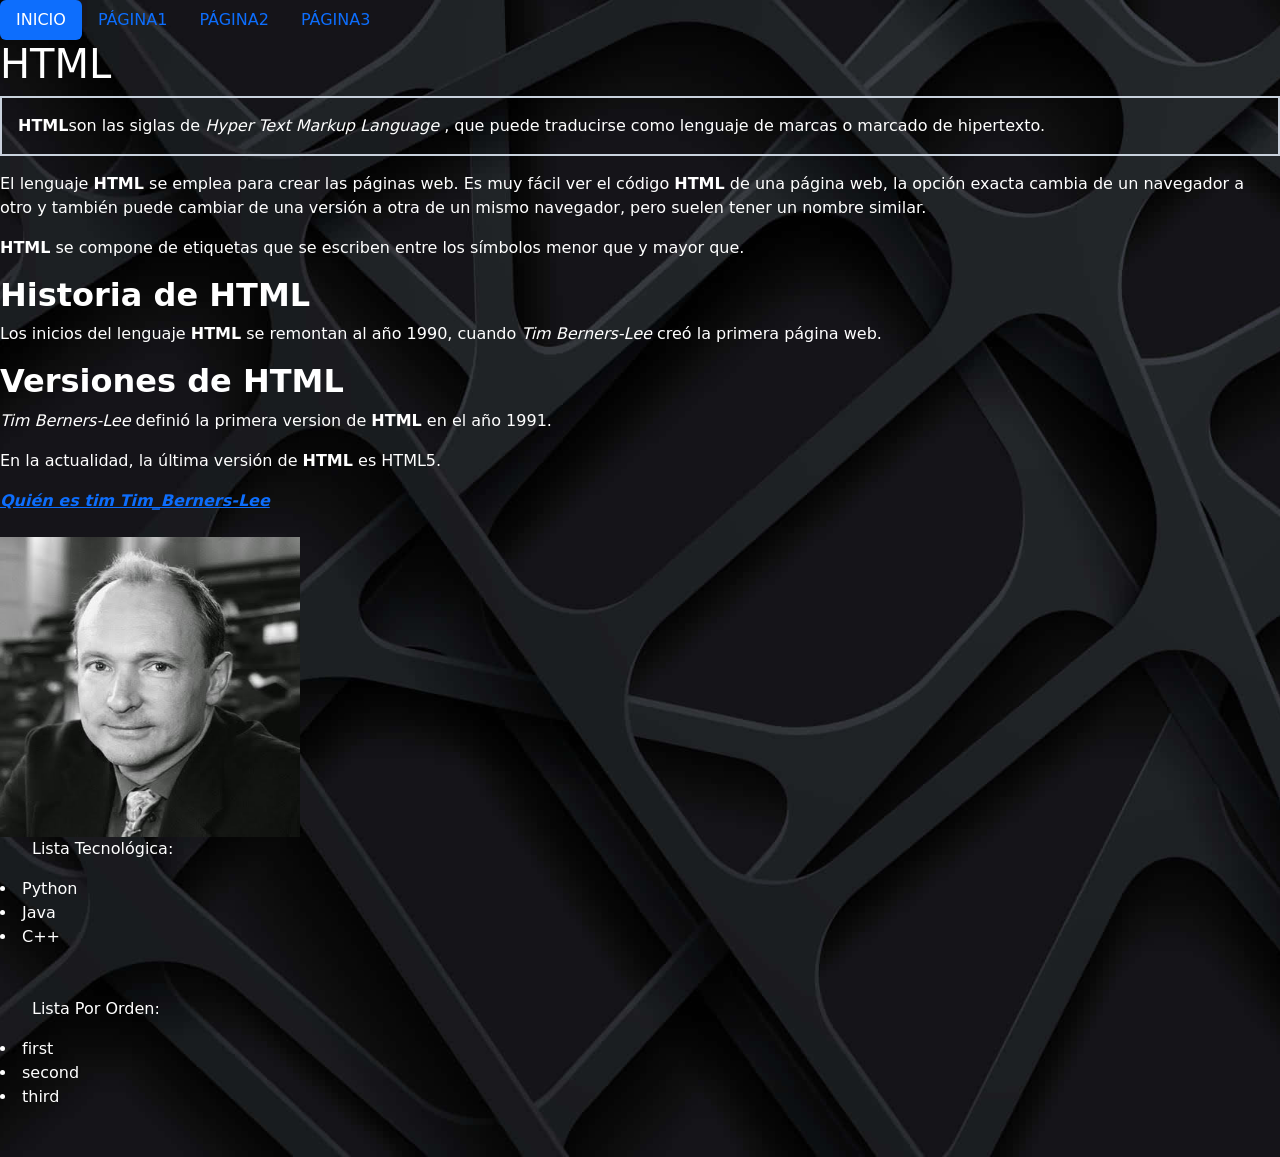
<file: index.html>
<!DOCTYPE html>
<html lang="es">
    <head>
       <title>Si entras aqui me perteneces</title>
       <link href="https://cdn.jsdelivr.net/npm/bootstrap@5.3.8/dist/css/bootstrap.min.css" rel="stylesheet" integrity="sha384-sRIl4kxILFvY47J16cr9ZwB07vP4J8+LH7qKQnuqkuIAvNWLzeN8tE5YBujZqJLB" crossorigin="anonymous">
       <link rel="icon" type="image/png" href="img/insta.png">
       <meta charset="utf-8">
       <meta name="viewport" content="width=device-width, initial-scale=1">
       <link rel="stylesheet" href="./css/estilos.css">
    </head>
    <body class="fto">
        <ul class="nav nav-pills">
            <li class="nav-item">
              <a class="nav-link active" aria-current="page" href="./index.html">INICIO</a>
            </li>
            <li class="nav-item">
              <a class="nav-link" href="./pagina1.html">PÁGINA1</a>
            </li>
            <li class="nav-item">
              <a class="nav-link" href="./pagina2.html">PÁGINA2</a>
            </li>
            <li class="nav-item">
              <a class="nav-link" href="./pagina3.html">PÁGINA3</a>
            </li>
            
    
          </ul>



        <h1>HTML</h1>
    
        <p class="tarjeta">
            <strong>HTML</strong>son las siglas de <em>Hyper Text Markup Language</em> , que puede traducirse como lenguaje de marcas o marcado de hipertexto.
        </p>

        <p>
            El lenguaje <strong>HTML</strong> se emplea para crear las páginas web. Es muy fácil ver el código <strong>HTML</strong> de una página web, la opción exacta cambia de un navegador a otro y también puede cambiar de una versión a otra de un mismo navegador, pero suelen tener un nombre similar.
        </p>

        <p>
            <strong>HTML</strong> se compone de etiquetas que se escriben entre los símbolos menor que y mayor que.
        </p>

        <h2>
            <strong>Historia de HTML</strong>
        </h2>

        <p>
            Los inicios del lenguaje <strong>HTML</strong> se remontan al año 1990, cuando <em>Tim Berners-Lee</em> creó la primera página web.
        </p>

        <h2>
            <strong>Versiones de HTML</strong>
        </h2>

        <p>
            <em>Tim Berners-Lee</em> definió la primera version de <strong>HTML</strong> en el año 1991.
        </p>

        <p>
            En la actualidad, la última versión de <strong>HTML</strong> es HTML5.
        </p>

        <a href="https://es.wikipedia.org/wiki/Tim_Berners-Lee"><em><strong>Quién es tim Tim_Berners-Lee</strong></em></a>
      
        <br></br>
    
        <img src="./img/tim.jpg" width="300" height="300">

        <ul>Lista Tecnológica:</ul>
            <li>Python</li>
            <li>Java</li>
            <li>C++</li>

        <br></br>

        <ol>Lista Por Orden:</ol>
            <li>first</li>
            <li>second</li>
            <li>third</li>

        <br></br>
        


        <script src="https://cdn.jsdelivr.net/npm/bootstrap@5.3.8/dist/js/bootstrap.bundle.min.js" integrity="sha384-FKyoEForCGlyvwx9Hj09JcYn3nv7wiPVlz7YYwJrWVcXK/BmnVDxM+D2scQbITxI" crossorigin="anonymous"></script>
    </body>
</html>
</file>
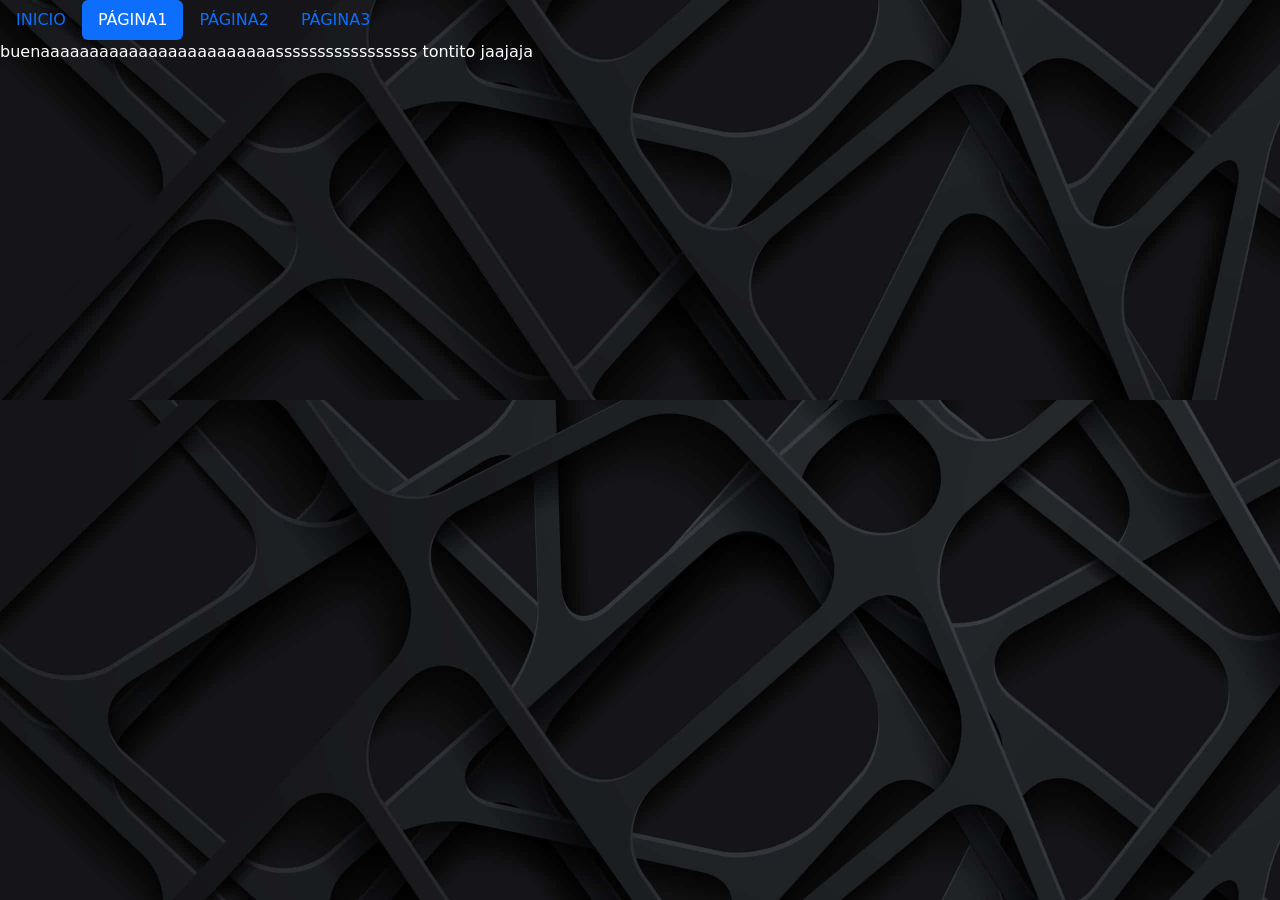
<file: pagina1.html>
<!DOCTYPE html>
<html lang="es">
    <head>
        <title>Si entras aqui me perteneces</title>
        <link href="https://cdn.jsdelivr.net/npm/bootstrap@5.3.8/dist/css/bootstrap.min.css" rel="stylesheet" integrity="sha384-sRIl4kxILFvY47J16cr9ZwB07vP4J8+LH7qKQnuqkuIAvNWLzeN8tE5YBujZqJLB" crossorigin="anonymous">
        <meta charset="utf-8">
        <link rel="icon" type="image/png" href="img/insta.png">
        <meta name="viewport" content="width=device-width, initial-scale=1">
        <link rel="stylesheet" href="./css/estilos.css">
    </head>
    <body class="fto">
        <ul class="nav nav-pills">
            <li class="nav-item">
                <a class="nav-link" aria-current="page" href="./index.html">INICIO</a>
            </li>
            <li class="nav-item">
                <a class="nav-link active" href="./pagina1.html">PÁGINA1</a>
            </li>
            <li class="nav-item">
                <a class="nav-link" href="./pagina2.html">PÁGINA2</a>
            </li>
            <li class="nav-item">
                <a class="nav-link" href="./pagina3.html">PÁGINA3</a>
            </li>
            
          </ul>






    <p>buenaaaaaaaaaaaaaaaaaaaaaaaasssssssssssssssss tontito jaajaja </p>



    <script src="https://cdn.jsdelivr.net/npm/bootstrap@5.3.8/dist/js/bootstrap.bundle.min.js" integrity="sha384-FKyoEForCGlyvwx9Hj09JcYn3nv7wiPVlz7YYwJrWVcXK/BmnVDxM+D2scQbITxI" crossorigin="anonymous"></script>
    </body>
</html>
</file>
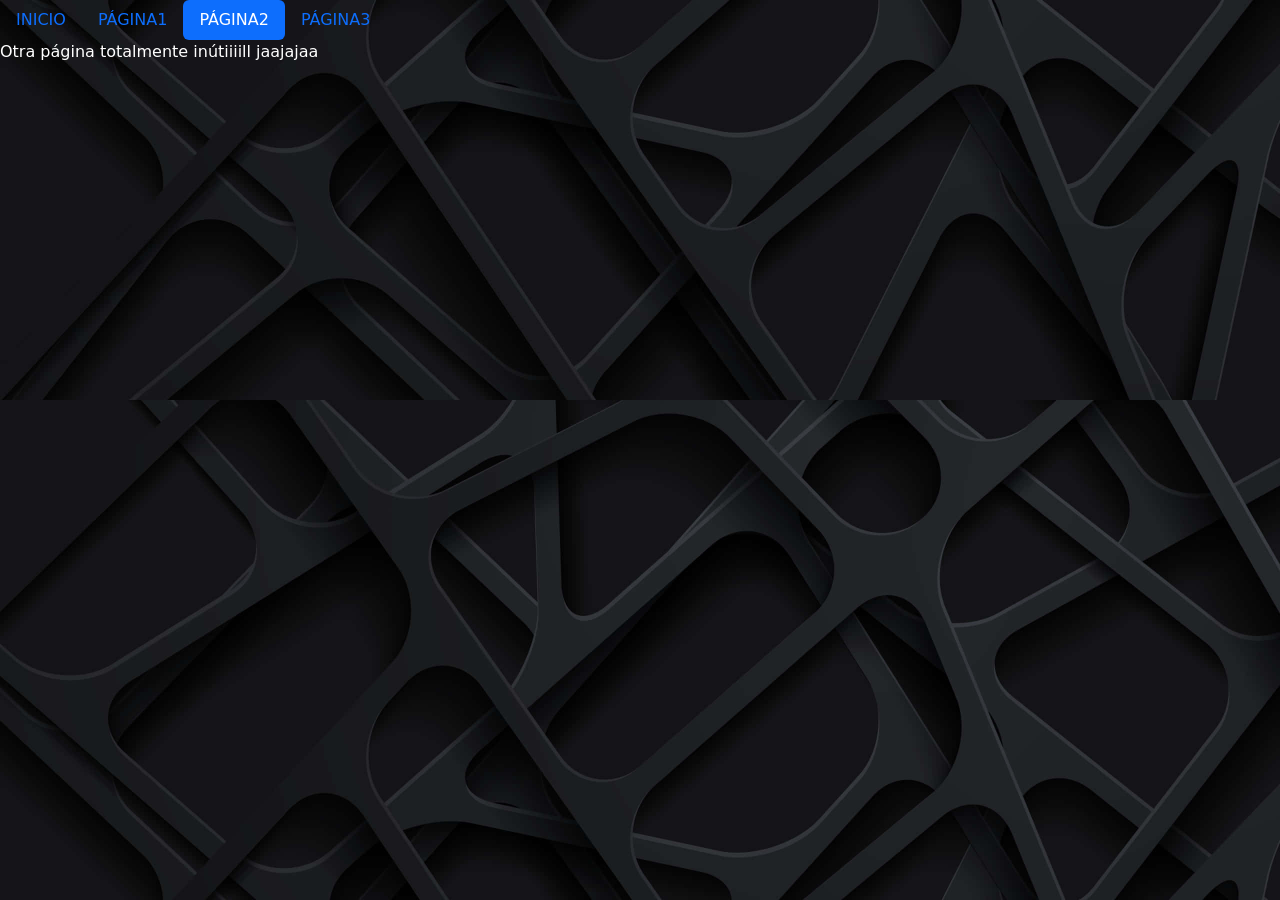
<file: pagina2.html>
<!DOCTYPE html>
<html lang="es">

    <head>
        <title>Si entras aqui me perteneces</title>
        <link href="https://cdn.jsdelivr.net/npm/bootstrap@5.3.8/dist/css/bootstrap.min.css" rel="stylesheet" integrity="sha384-sRIl4kxILFvY47J16cr9ZwB07vP4J8+LH7qKQnuqkuIAvNWLzeN8tE5YBujZqJLB" crossorigin="anonymous">
        <meta charset="utf-8">
        <link rel="icon" type="image/png" href="img/insta.png">
        <meta name="viewport" content="width=device-width, initial-scale=1">
        <link rel="stylesheet" href="./css/estilos.css">

    </head>
    <body class="fto">
        <ul class="nav nav-pills">
            <li class="nav-item">
                <a class="nav-link" aria-current="page" href="./index.html">INICIO</a>
            </li>
            <li class="nav-item">
                <a class="nav-link" href="./pagina1.html">PÁGINA1</a>
            </li>
            <li class="nav-item">
                <a class="nav-link active" href="./pagina2.html">PÁGINA2</a>
            </li>
            <li class="nav-item">
                <a class="nav-link" href="./pagina3.html">PÁGINA3</a>
            </li>
            
          </ul>






    <p>Otra página totalmente inútiiiill jaajajaa </p>




    <script src="https://cdn.jsdelivr.net/npm/bootstrap@5.3.8/dist/js/bootstrap.bundle.min.js" integrity="sha384-FKyoEForCGlyvwx9Hj09JcYn3nv7wiPVlz7YYwJrWVcXK/BmnVDxM+D2scQbITxI" crossorigin="anonymous"></script>
    </body>
</html>
</file>
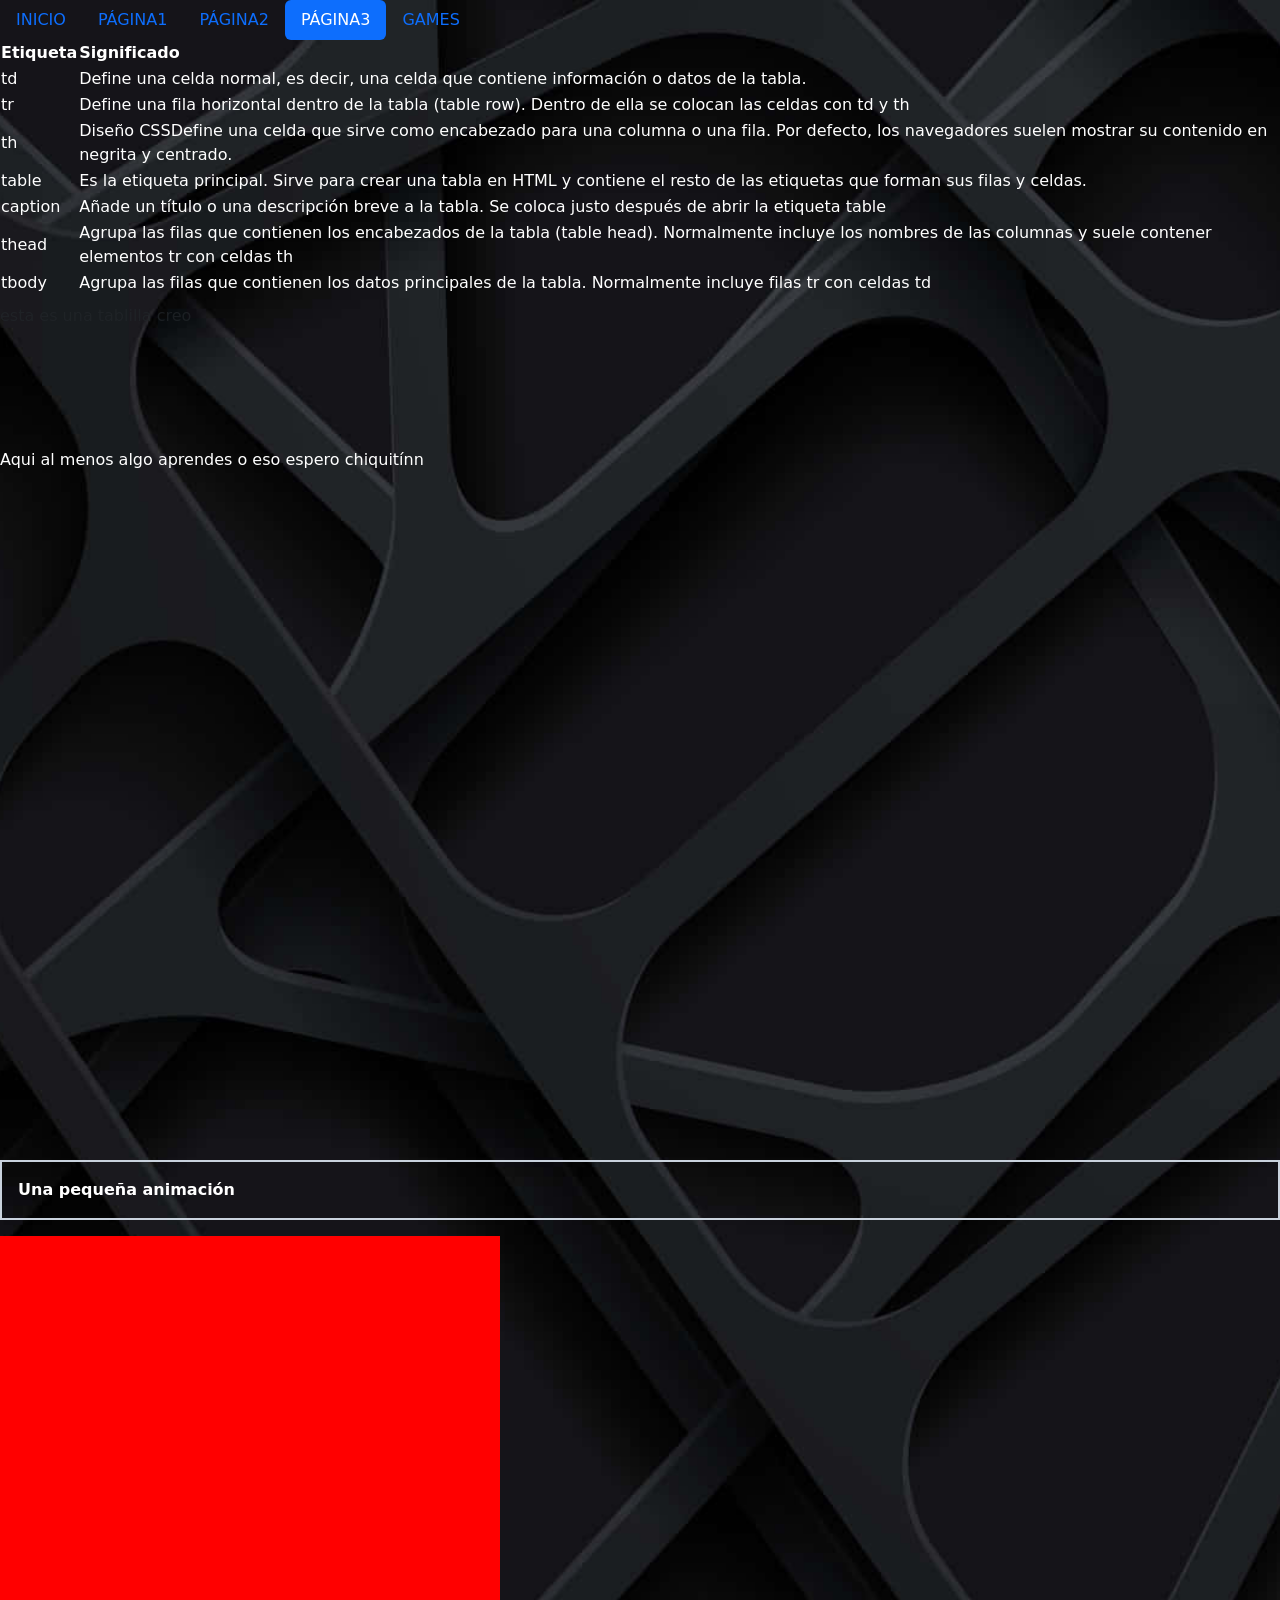
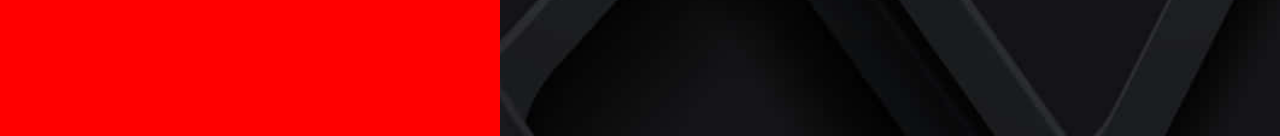
<file: pagina3.html>
<!DOCTYPE html>
<html lang="es">

    <head>
      <title>Si entras aqui me perteneces</title>
      <link href="https://cdn.jsdelivr.net/npm/bootstrap@5.3.8/dist/css/bootstrap.min.css" rel="stylesheet" integrity="sha384-sRIl4kxILFvY47J16cr9ZwB07vP4J8+LH7qKQnuqkuIAvNWLzeN8tE5YBujZqJLB" crossorigin="anonymous">
        <meta charset="utf-8">
        <link rel="icon" type="image/png" href="img/insta.png">
        <meta name="viewport" content="width=device-width, initial-scale=1">
        <link rel="stylesheet" href="./css/estilos.css">

        <style>
          @keyframes myAnimation {
            from {
            background-image: url("raul.png");
            background-size: cover;
             }
             to {
            background-image: url("pizza.jpg");
            background-size: cover;
            }
          }
          
          div {
            width: 500px;
            height: 500px;
            background-color: red;
            animation-name: myAnimation;
            animation-duration: 10s;
            animation-iteration-count: infinite;
              
          }


        </style>

    </head>
    <body class="fto">
        
      <ul class="nav nav-pills">
        <li class="nav-item">
            <a class="nav-link" aria-current="page" href="./index.html">INICIO</a>
        </li>
        <li class="nav-item">
            <a class="nav-link" href="./pagina1.html">PÁGINA1</a>
        </li>
        <li class="nav-item">
            <a class="nav-link" href="./pagina2.html">PÁGINA2</a>
        </li>
        <li class="nav-item">
            <a class="nav-link active" href="./pagina3.html">PÁGINA3</a>
        </li>
        <li class="nav-item">
            <a class="nav-link" href="./salesianos-wide-web-x-games-1.21.4.html">GAMES</a>
        </li>
      </ul>



        <table>
            <caption> esta es una tablilla creo</caption>
            <caption><br></br></caption>
            
            <thead>
            
              <tr>
                <th scope="col">Etiqueta</th>
                <th scope="col">Significado</th>
              </tr>
            </thead>
            <tbody>
              <tr>
                <td>td</td>
                <td>Define una celda normal, es decir, una celda que contiene información o datos de la tabla.</td>
              </tr>
              <tr>
                <td>tr</td>
                <td>Define una fila horizontal dentro de la tabla (table row). Dentro de ella se colocan las celdas con td y th</td>
              </tr>
              <tr>
                <td>th</td>
                <td>Diseño CSSDefine una celda que sirve como encabezado para una columna o una fila. Por defecto, los navegadores suelen mostrar su contenido en negrita y centrado.</td>
              </tr>
              <tr>
                <td>table</td>
                <td>Es la etiqueta principal. Sirve para crear una tabla en HTML y contiene el resto de las etiquetas que forman sus filas y celdas.</td>
              </tr>
              <tr>
                <td>caption</td>
                <td>Añade un título o una descripción breve a la tabla. Se coloca justo después de abrir la etiqueta table</td>
              </tr>
              <tr>
                <td>thead</td>
                <td>Agrupa las filas que contienen los encabezados de la tabla (table head). Normalmente incluye los nombres de las columnas y suele contener elementos tr con celdas th</td>
              </tr>
              <tr>
                <td>tbody</td>
                <td>Agrupa las filas que contienen los datos principales de la tabla. Normalmente incluye filas tr con celdas td</td>
              </tr>
            </tbody>
          </table>

          <br></br>



        <p>Aqui al menos algo aprendes o eso espero chiquitínn</p>



         <iframe width="855" height="641" src="https://www.youtube.com/embed/FXruzug7A54" title="SIN ANIMO DE LUCRO" frameborder="0" allow="accelerometer; autoplay; clipboard-write; encrypted-media; gyroscope; picture-in-picture; web-share" referrerpolicy="strict-origin-when-cross-origin" allowfullscreen></iframe>

         <br></br>
         <p class="tarjeta"><strong>Una pequeña animación</strong></p>

         <div></div>
         <script src="https://cdn.jsdelivr.net/npm/bootstrap@5.3.8/dist/js/bootstrap.bundle.min.js" integrity="sha384-FKyoEForCGlyvwx9Hj09JcYn3nv7wiPVlz7YYwJrWVcXK/BmnVDxM+D2scQbITxI" crossorigin="anonymous"></script>
    </body>
</html>
</file>
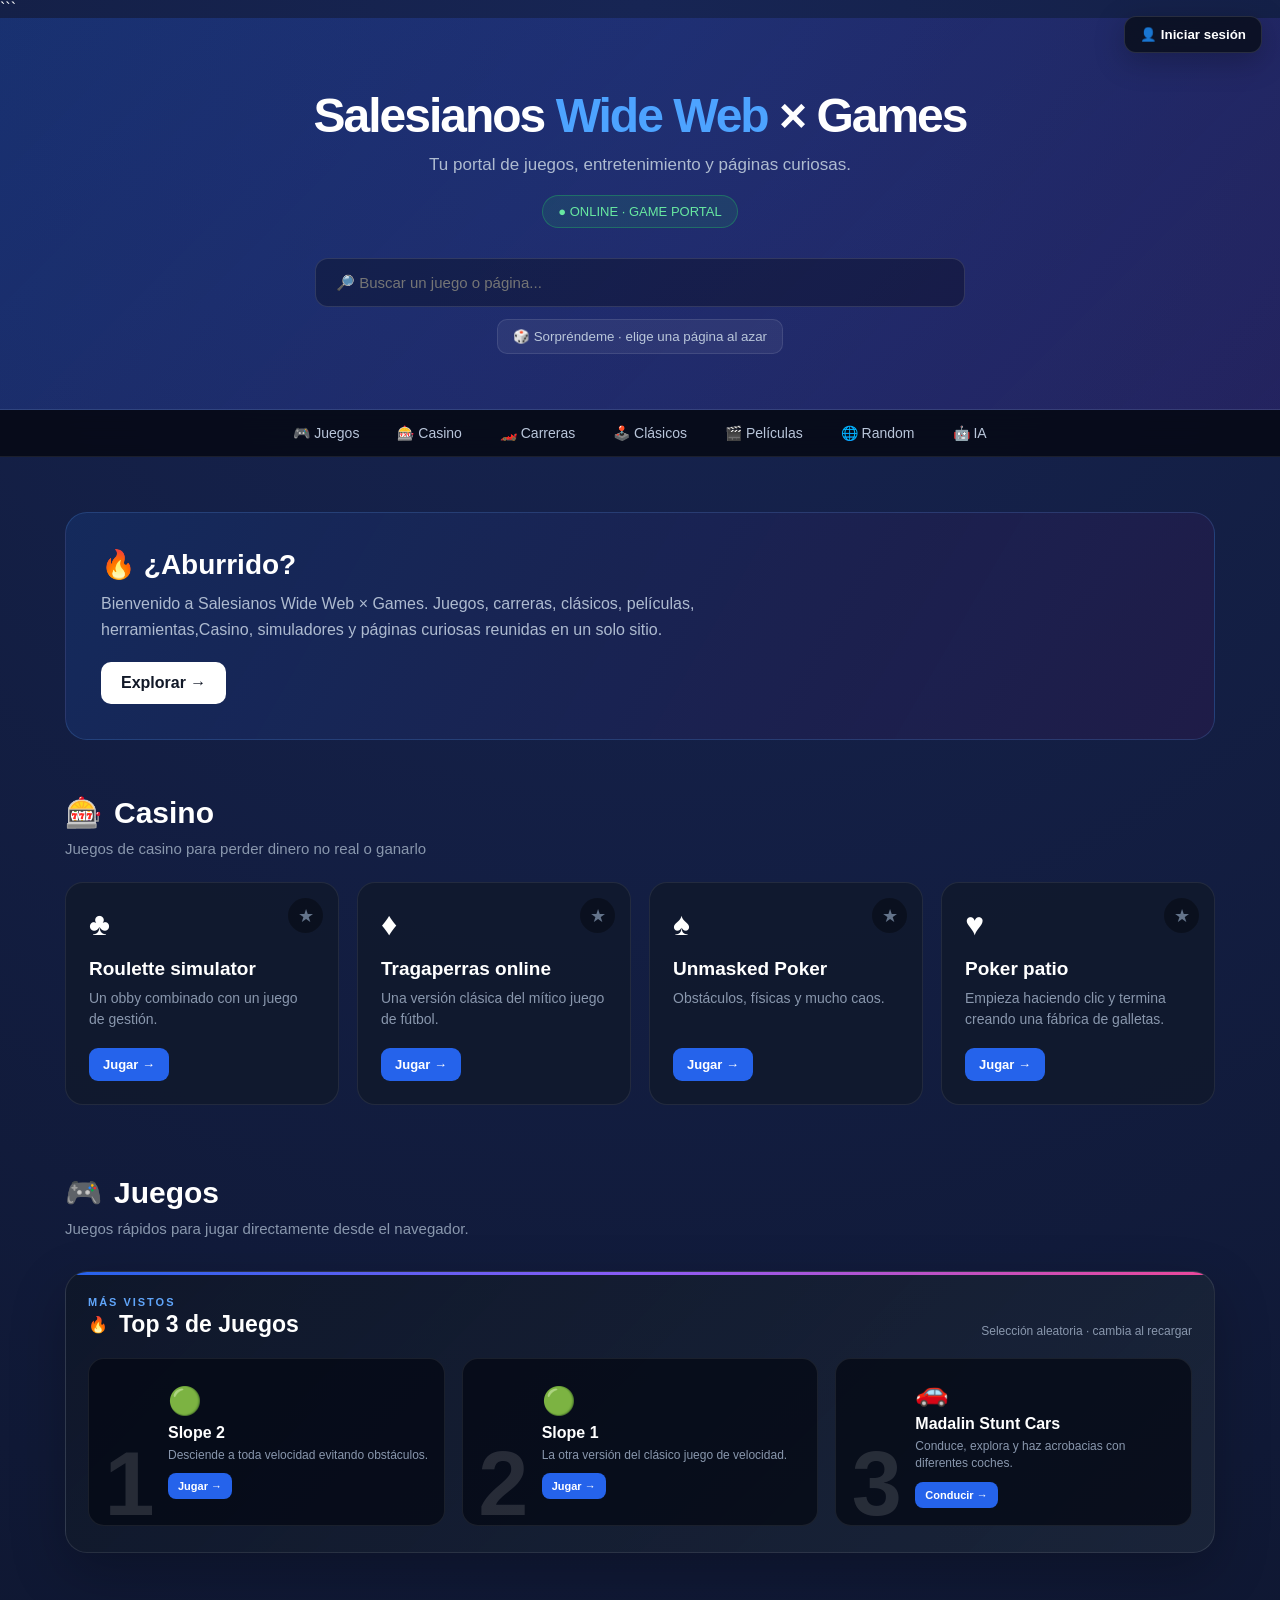
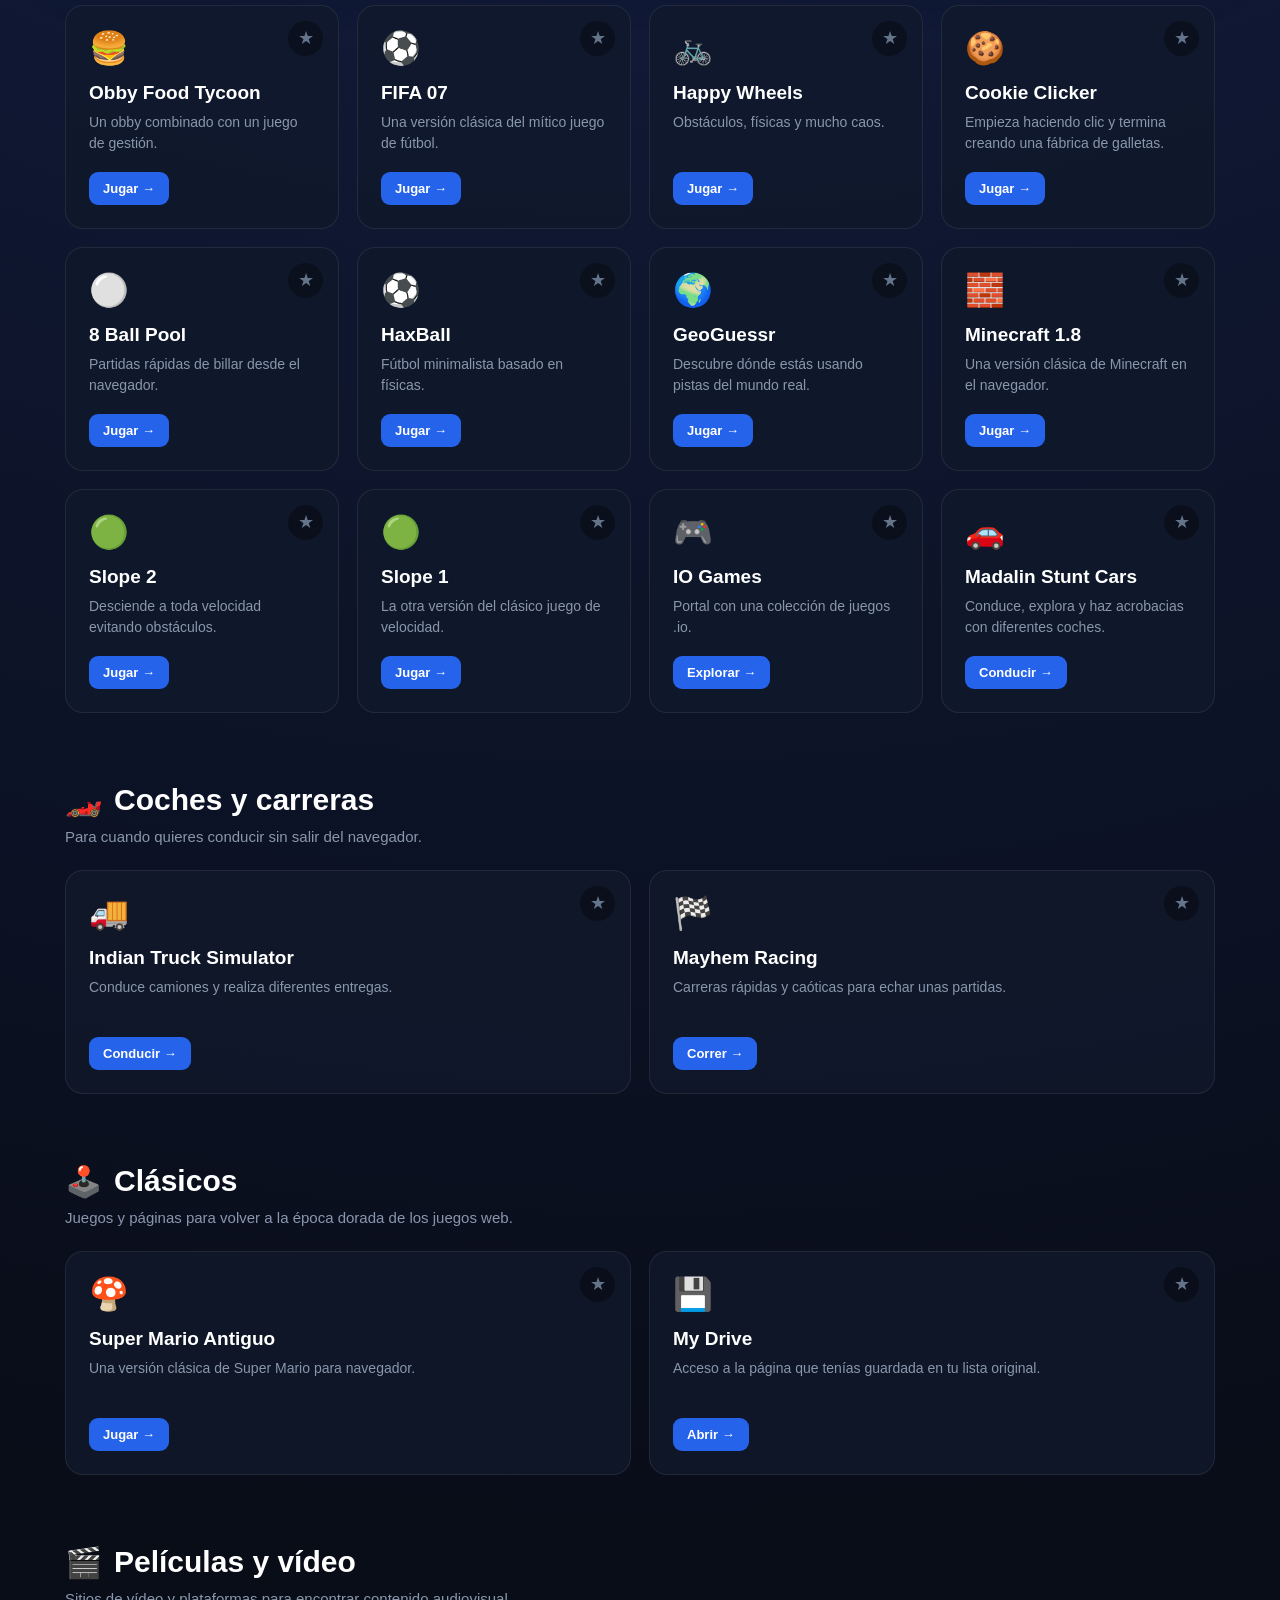
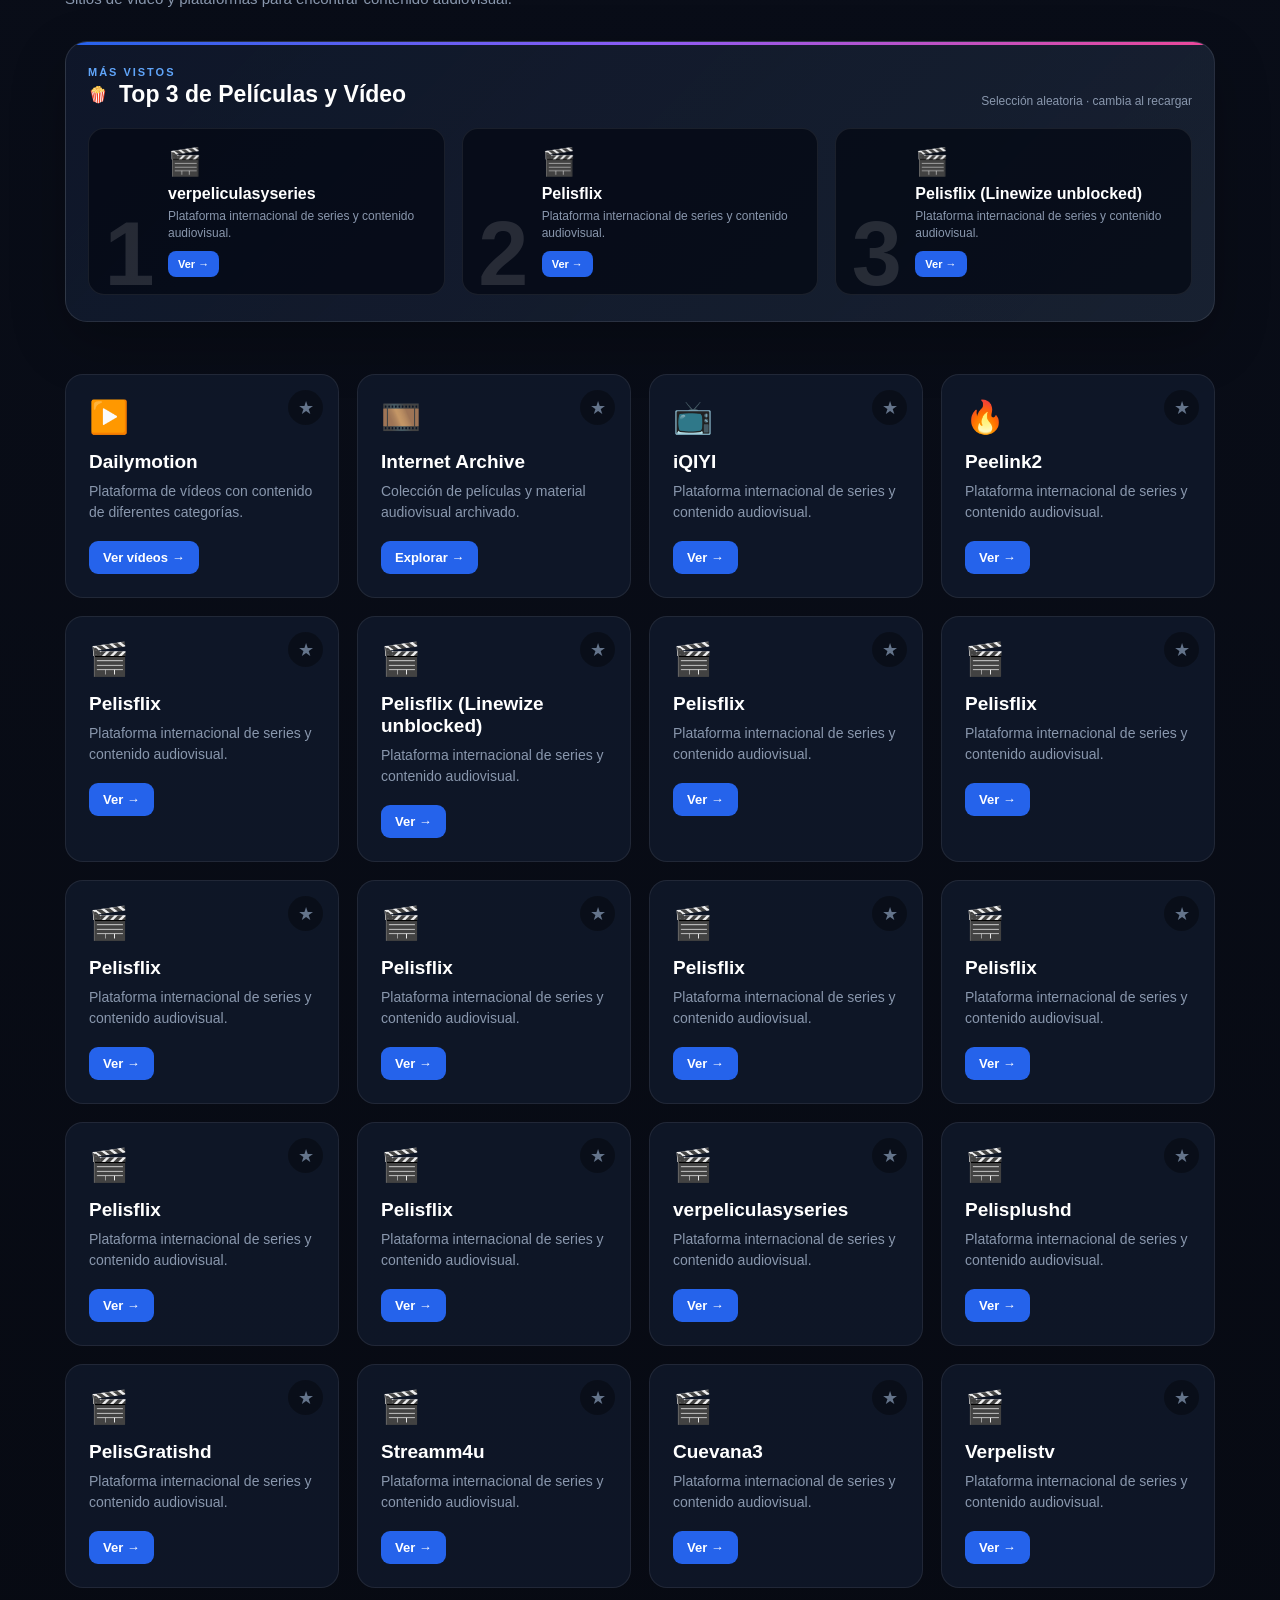
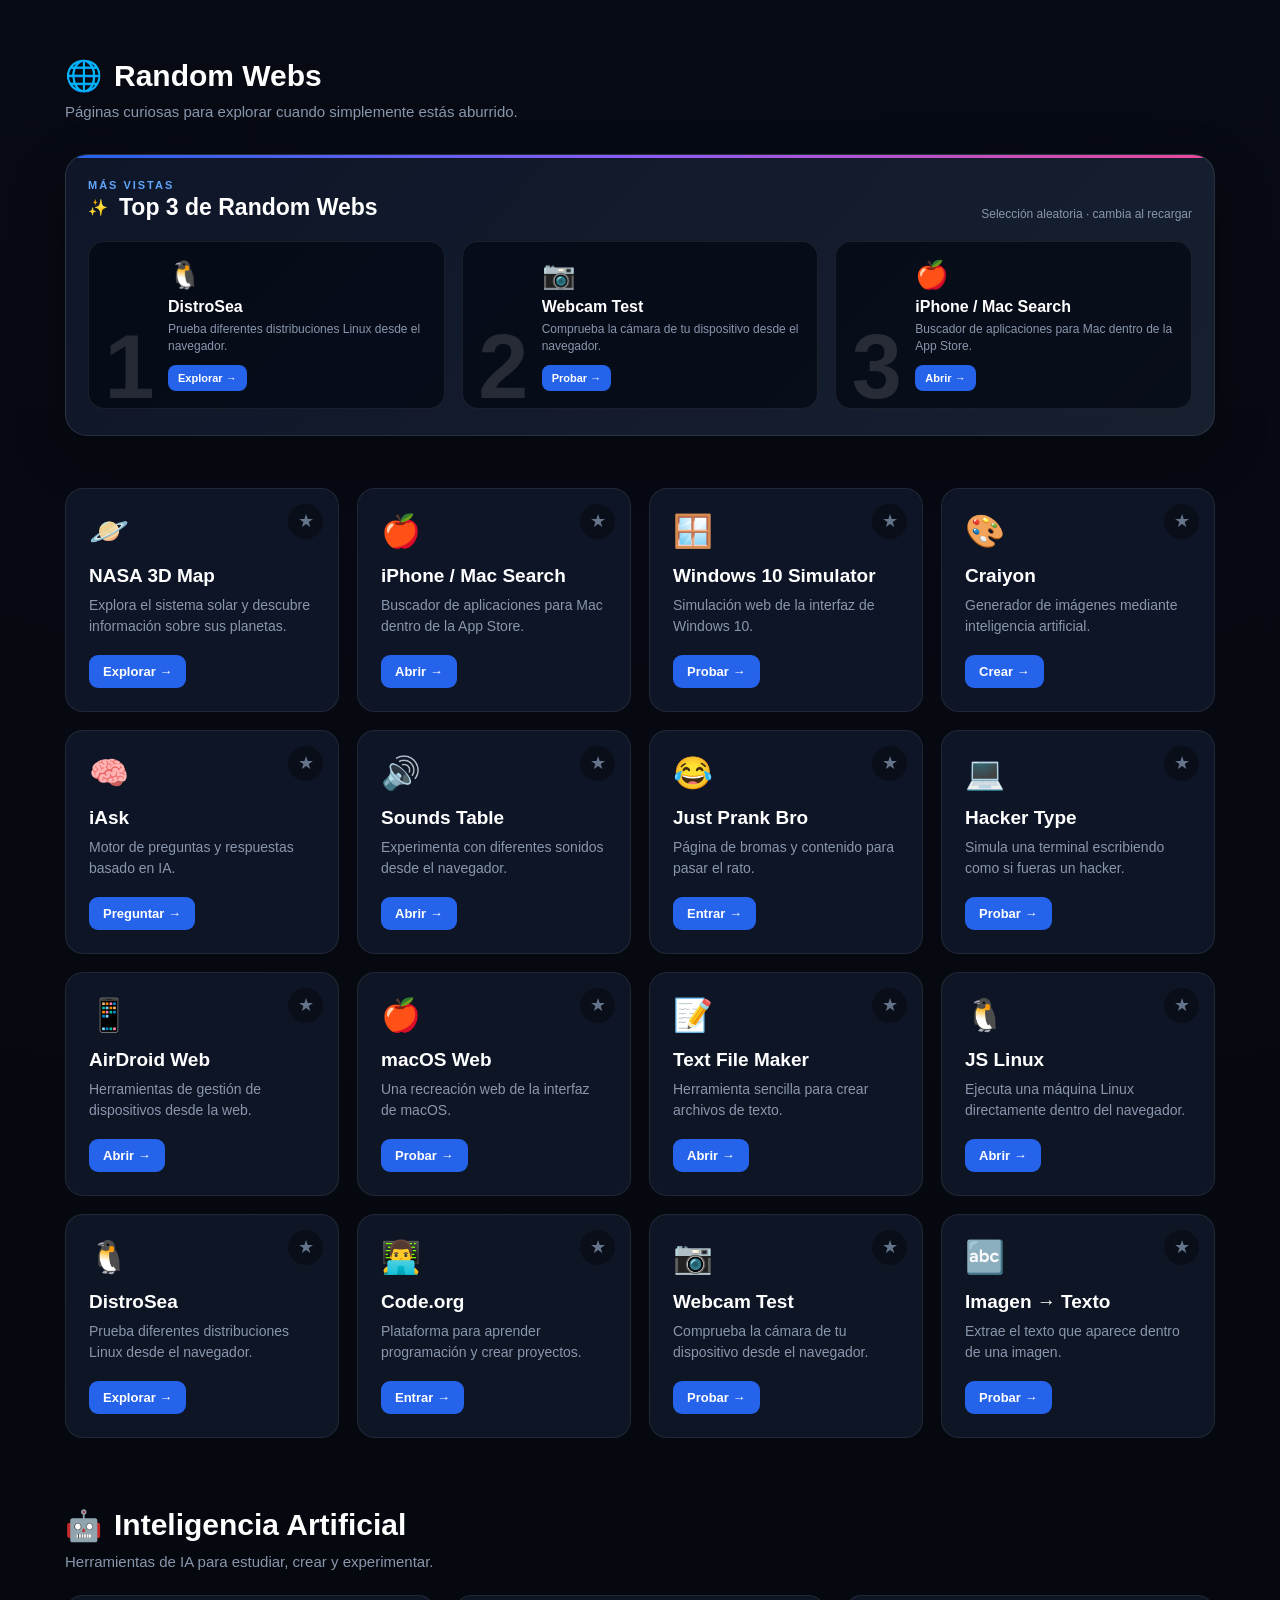
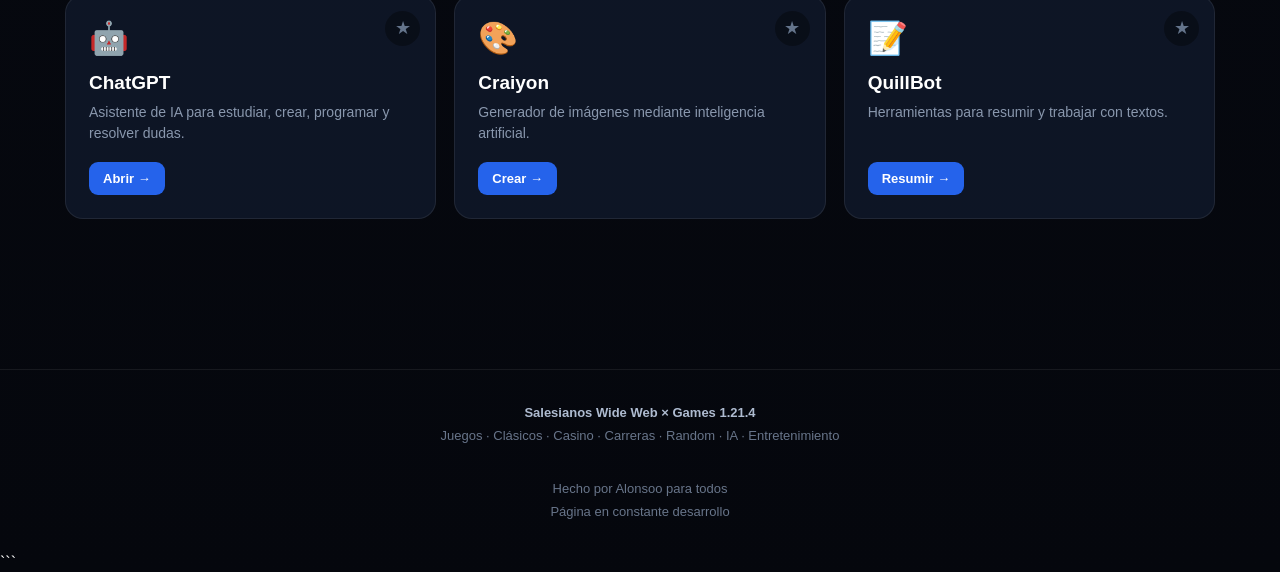
<file: salesianos-wide-web-x-games-1.21.4.html>
```
<!DOCTYPE html>
<html lang="es">
<style>
/* =========================================================
   SISTEMA DE USUARIO / HISTORIAL / FAVORITOS
   ========================================================= */

.user-area {
    position: fixed;
    top: 16px;
    right: 18px;
    z-index: 1000;
}

.user-button {
    border: 1px solid rgba(255,255,255,.12);
    background: rgba(10,15,30,.88);
    backdrop-filter: blur(15px);
    color: white;
    padding: 10px 15px;
    border-radius: 12px;
    cursor: pointer;
    font-weight: bold;
    box-shadow: 0 8px 30px rgba(0,0,0,.25);
    transition: .2s;
}

.user-button:hover {
    background: #1d4ed8;
    transform: translateY(-2px);
}

.user-menu {
    display: none;
    position: absolute;
    right: 0;
    top: 48px;
    width: 280px;
    padding: 18px;
    border-radius: 18px;
    background: rgba(10,15,30,.97);
    border: 1px solid rgba(255,255,255,.12);
    box-shadow: 0 20px 60px rgba(0,0,0,.5);
    backdrop-filter: blur(20px);
}

.user-menu.open {
    display: block;
}

.user-menu h3 {
    margin-bottom: 5px;
}

.user-menu small {
    color: #8997ad;
}

.user-menu button {
    width: 100%;
    margin-top: 8px;
    padding: 11px;
    border: 0;
    border-radius: 10px;
    color: white;
    background: rgba(255,255,255,.07);
    cursor: pointer;
    text-align: left;
    transition: .2s;
}

.user-menu button:hover {
    background: #2563eb;
}

.user-menu .danger:hover {
    background: #dc2626;
}

.account-modal,
.panel-modal {
    display: none;
    position: fixed;
    inset: 0;
    z-index: 2000;
    background: rgba(0,0,0,.72);
    backdrop-filter: blur(8px);
    align-items: center;
    justify-content: center;
    padding: 20px;
}

.account-modal.open,
.panel-modal.open {
    display: flex;
}

.account-box,
.panel-box {
    width: min(700px, 100%);
    max-height: 90vh;
    overflow-y: auto;
    background:
        linear-gradient(145deg,
        rgba(23,37,84,.98),
        rgba(5,8,18,.98));
    border: 1px solid rgba(255,255,255,.12);
    border-radius: 24px;
    padding: 30px;
    box-shadow: 0 30px 100px rgba(0,0,0,.65);
    position: relative;
}

.account-box h2,
.panel-box h2 {
    margin-bottom: 8px;
}

.modal-description {
    color: #8997ad;
    margin-bottom: 22px;
    line-height: 1.5;
}

.close-modal {
    position: absolute;
    right: 18px;
    top: 15px;
    border: 0;
    background: rgba(255,255,255,.08);
    color: white;
    width: 35px;
    height: 35px;
    border-radius: 50%;
    cursor: pointer;
    font-size: 18px;
}

.account-tabs {
    display: flex;
    gap: 8px;
    margin-bottom: 20px;
}

.account-tabs button {
    flex: 1;
    border: 1px solid rgba(255,255,255,.1);
    background: rgba(255,255,255,.05);
    color: #b9c6da;
    padding: 11px;
    border-radius: 10px;
    cursor: pointer;
}

.account-tabs button.active {
    background: #2563eb;
    color: white;
}

.account-form {
    display: none;
}

.account-form.active {
    display: block;
}

.account-form label {
    display: block;
    color: #b9c6da;
    font-size: 13px;
    margin: 15px 0 7px;
}

.account-form input {
    width: 100%;
    padding: 13px 15px;
    border-radius: 10px;
    border: 1px solid rgba(255,255,255,.1);
    background: rgba(0,0,0,.3);
    color: white;
    outline: none;
}

.account-form input:focus {
    border-color: #3b82f6;
}

.account-submit {
    width: 100%;
    margin-top: 20px;
    padding: 13px;
    border: 0;
    border-radius: 10px;
    background: #2563eb;
    color: white;
    font-weight: bold;
    cursor: pointer;
}

.account-submit:hover {
    background: #3b82f6;
}

.form-message {
    margin-top: 12px;
    padding: 10px;
    border-radius: 9px;
    display: none;
    font-size: 13px;
}

.form-message.error {
    display: block;
    color: #fecaca;
    background: rgba(220,38,38,.12);
    border: 1px solid rgba(220,38,38,.3);
}

.form-message.success {
    display: block;
    color: #bbf7d0;
    background: rgba(34,197,94,.12);
    border: 1px solid rgba(34,197,94,.3);
}

/* PANEL DE PERFIL */

.stats-grid {
    display: grid;
    grid-template-columns: repeat(2, 1fr);
    gap: 12px;
    margin: 20px 0;
}

.stat-box {
    padding: 18px;
    border-radius: 15px;
    background: rgba(255,255,255,.05);
    border: 1px solid rgba(255,255,255,.07);
}

.stat-box .number {
    font-size: 27px;
    font-weight: 900;
    color: #60a5fa;
}

.stat-box .label {
    color: #8997ad;
    font-size: 13px;
    margin-top: 4px;
}

.history-list {
    display: flex;
    flex-direction: column;
    gap: 9px;
    margin-top: 15px;
}

.history-item {
    display: flex;
    align-items: center;
    gap: 12px;
    padding: 12px;
    border-radius: 12px;
    background: rgba(255,255,255,.04);
}

.history-icon {
    font-size: 24px;
}

.history-info {
    flex: 1;
}

.history-info strong {
    display: block;
}

.history-info small {
    color: #8997ad;
}

.history-count {
    color: #60a5fa;
    font-weight: bold;
}

.favorite-item {
    display: flex;
    align-items: center;
    justify-content: space-between;
    padding: 12px;
    border-radius: 12px;
    background: rgba(255,255,255,.04);
    margin-top: 8px;
}

.favorite-item a {
    color: white;
    text-decoration: none;
}

.favorite-item a:hover {
    color: #60a5fa;
}

.empty-state {
    color: #8997ad;
    padding: 20px 0;
    text-align: center;
}

.panel-section {
    margin-top: 28px;
}

.panel-section h3 {
    margin-bottom: 10px;
}

.panel-actions {
    display: flex;
    gap: 10px;
    flex-wrap: wrap;
    margin-top: 25px;
}

.panel-actions button {
    padding: 10px 14px;
    border: 0;
    border-radius: 10px;
    background: rgba(255,255,255,.08);
    color: white;
    cursor: pointer;
}

.panel-actions button:hover {
    background: #2563eb;
}

.panel-actions .danger:hover {
    background: #dc2626;
}

/* ESTRELLA FAVORITOS */

.favorite-star {
    position: absolute;
    right: 15px;
    top: 15px;
    border: 0;
    background: rgba(0,0,0,.35);
    color: #64748b;
    width: 35px;
    height: 35px;
    border-radius: 50%;
    cursor: pointer;
    font-size: 18px;
    z-index: 5;
    transition: .2s;
}

.favorite-star:hover {
    transform: scale(1.12);
}

.favorite-star.active {
    color: #facc15;
    background: rgba(250,204,21,.12);
}

/* BOTÓN HISTORIAL */

.quick-panel {
    max-width: 1200px;
    margin: 0 auto;
    padding: 0 25px;
}

.quick-grid {
    display: grid;
    grid-template-columns: repeat(auto-fit, minmax(230px, 1fr));
    gap: 15px;
    margin-bottom: 50px;
}

.quick-card {
    padding: 20px;
    border-radius: 17px;
    background: rgba(17,25,43,.82);
    border: 1px solid rgba(255,255,255,.08);
}

.quick-card h3 {
    margin-bottom: 7px;
}

.quick-card p {
    color: #8997ad;
    font-size: 13px;
}

.quick-card button {
    margin-top: 13px;
    padding: 8px 12px;
    border: 0;
    border-radius: 8px;
    background: #2563eb;
    color: white;
    cursor: pointer;
}

/* TOAST */

.toast {
    position: fixed;
    bottom: 25px;
    left: 50%;
    transform: translateX(-50%) translateY(30px);
    z-index: 5000;
    padding: 12px 18px;
    border-radius: 12px;
    background: rgba(15,23,42,.95);
    border: 1px solid rgba(255,255,255,.12);
    box-shadow: 0 15px 50px rgba(0,0,0,.4);
    opacity: 0;
    pointer-events: none;
    transition: .3s;
}

.toast.show {
    opacity: 1;
    transform: translateX(-50%) translateY(0);
}

@media (max-width: 600px) {

    .user-area {
        top: 10px;
        right: 10px;
    }

    .user-button {
        padding: 8px 11px;
        font-size: 12px;
    }

    .account-box,
    .panel-box {
        padding: 22px;
        border-radius: 18px;
    }

    .stats-grid {
        grid-template-columns: 1fr 1fr;
    }

    .quick-panel {
        padding: 0 15px;
    }
}

/* =========================================================
   APARIENCIA — OSCURO / CLARO / AMOLED
   ========================================================= */
:root{
    --bg-main:#05070d;
    --bg-card:rgba(17,25,43,.82);
    --bg-nav:rgba(5,8,18,.82);
    --text-main:#fff;
    --text-soft:#aebbd0;
    --text-muted:#8997ad;
    --border-soft:rgba(255,255,255,.08);
    --accent:#2563eb;
}
body.theme-light{
    --bg-main:#f3f6fb;
    --bg-card:rgba(255,255,255,.9);
    --bg-nav:rgba(255,255,255,.88);
    --text-main:#111827;
    --text-soft:#475569;
    --text-muted:#64748b;
    --border-soft:rgba(15,23,42,.12);
    background:radial-gradient(circle at top,#dbeafe 0%,#f3f6fb 48%,#e5e7eb 100%) !important;
    color:var(--text-main) !important;
}
body.theme-light nav{
    background:var(--bg-nav) !important;
}
body.theme-light .card,
body.theme-light .quick-card,
body.theme-light .netflix-card,
body.theme-light .featured,
body.theme-light .user-menu,
body.theme-light .account-box,
body.theme-light .panel-box{
    background:var(--bg-card) !important;
    color:var(--text-main);
    border-color:var(--border-soft);
}
body.theme-light .card p,
body.theme-light .section-description,
body.theme-light .featured p,
body.theme-light .quick-card p{
    color:var(--text-muted) !important;
}
body.theme-light .card h3,
body.theme-light .section-title h2,
body.theme-light .featured h2{
    color:var(--text-main);
}
body.theme-light nav a,
body.theme-light .subtitle{
    color:var(--text-soft);
}
body.theme-light .user-button{
    color:#111827;
    background:rgba(255,255,255,.88);
}
body.theme-light .netflix-card{
    background:rgba(15,23,42,.06) !important;
}
body.theme-amoled{
    --bg-main:#000;
}
body.theme-amoled,
body.theme-amoled nav{
    background:#000 !important;
}
body.theme-amoled .card,
body.theme-amoled .quick-card,
body.theme-amoled .netflix-top,
body.theme-amoled .netflix-card,
body.theme-amoled .featured{
    background:#050505 !important;
    border-color:rgba(255,255,255,.12);
}
.appearance-control{
    display:grid;
    grid-template-columns:repeat(3,1fr);
    gap:8px;
    margin-top:10px;
}
.appearance-control button{
    border:1px solid rgba(255,255,255,.1);
    background:rgba(255,255,255,.06);
    color:white;
    padding:10px 7px;
    border-radius:10px;
    cursor:pointer;
    font-size:12px;
}
.appearance-control button.active{
    background:#2563eb;
    border-color:#3b82f6;
}
.theme-label{
    display:block;
    color:#8997ad;
    font-size:12px;
    margin-top:15px;
}

/* =========================================================
   LOGROS
   ========================================================= */
.achievements-grid{
    display:grid;
    grid-template-columns:repeat(auto-fit,minmax(190px,1fr));
    gap:12px;
    margin-top:15px;
}
.achievement{
    padding:16px;
    border-radius:15px;
    background:rgba(255,255,255,.045);
    border:1px solid rgba(255,255,255,.07);
    opacity:.42;
    filter:grayscale(.8);
    transition:.25s;
}
.achievement.unlocked{
    opacity:1;
    filter:none;
    border-color:rgba(250,204,21,.3);
    box-shadow:0 8px 25px rgba(250,204,21,.06);
}
.achievement-icon{font-size:28px;margin-bottom:8px}
.achievement h4{margin-bottom:5px}
.achievement p{font-size:12px;color:#8997ad;line-height:1.4}
.achievement-state{
    display:inline-block;
    margin-top:9px;
    font-size:11px;
    font-weight:bold;
    color:#8997ad;
}
.achievement.unlocked .achievement-state{color:#facc15}


/* =========================================================
   TEMAS ESPECIALES
   ========================================================= */
body.theme-cyberpunk{
    background:radial-gradient(circle at 20% 0%,#3b0764 0%,#090014 38%,#020207 100%) !important;
    color:#f5f3ff;
}
body.theme-cyberpunk nav{background:rgba(9,0,20,.9)!important}
body.theme-cyberpunk .card,
body.theme-cyberpunk .quick-card,
body.theme-cyberpunk .featured,
body.theme-cyberpunk .netflix-top,
body.theme-cyberpunk .netflix-card{
    border-color:rgba(236,72,153,.35)!important;
    box-shadow:0 0 24px rgba(236,72,153,.07);
}
body.theme-ocean{
    background:radial-gradient(circle at top,#075985 0%,#082f49 35%,#03121f 100%) !important;
}
body.theme-ocean nav{background:rgba(3,18,31,.9)!important}
body.theme-purple{
    background:radial-gradient(circle at top,#581c87 0%,#1e1033 42%,#08040e 100%) !important;
}
body.theme-purple nav{background:rgba(12,5,24,.9)!important}
body.theme-glass{
    background:linear-gradient(135deg,#111827,#334155,#111827)!important;
}
body.theme-glass .card,
body.theme-glass .quick-card,
body.theme-glass .featured,
body.theme-glass .netflix-top{
    background:rgba(255,255,255,.08)!important;
    backdrop-filter:blur(18px);
    border-color:rgba(255,255,255,.18)!important;
}
body.theme-terminal{
    background:#020a04!important;
    color:#b7ffbf!important;
    font-family:"Courier New",monospace!important;
}
body.theme-terminal nav,
body.theme-terminal .card,
body.theme-terminal .quick-card,
body.theme-terminal .featured,
body.theme-terminal .netflix-top,
body.theme-terminal .netflix-card{
    background:#020a04!important;
    border-color:rgba(74,222,128,.28)!important;
}
body.theme-terminal .play,
body.theme-terminal .featured-button{background:#16a34a!important;color:#001b07!important}
body.theme-terminal .subtitle,
body.theme-terminal .section-description,
body.theme-terminal .card p{color:#72d681!important}

.theme-picker-grid{
    display:grid;
    grid-template-columns:repeat(2,1fr);
    gap:8px;
    margin-top:10px;
}
.theme-picker-grid button{
    border:1px solid rgba(255,255,255,.1);
    background:rgba(255,255,255,.06);
    color:white;
    padding:10px 7px;
    border-radius:10px;
    cursor:pointer;
    font-size:12px;
    transition:.2s;
}
.theme-picker-grid button:hover{transform:translateY(-1px);background:rgba(255,255,255,.1)}
.theme-picker-grid button.active{background:#2563eb;border-color:#3b82f6}

/* =========================================================
   NIVEL DEL USUARIO
   ========================================================= */
.level-card{
    margin:18px 0 5px;
    padding:18px;
    border-radius:16px;
    background:rgba(255,255,255,.045);
    border:1px solid rgba(255,255,255,.08);
}
.level-top{
    display:flex;
    justify-content:space-between;
    align-items:center;
    gap:10px;
}
.level-name{font-size:18px;font-weight:900}
.level-xp{font-size:12px;color:#8997ad}
.xp-bar{
    height:9px;
    margin-top:12px;
    border-radius:99px;
    overflow:hidden;
    background:rgba(255,255,255,.08);
}
.xp-fill{
    height:100%;
    width:0;
    border-radius:inherit;
    background:linear-gradient(90deg,#2563eb,#8b5cf6);
    transition:width .5s ease;
}
.level-small{margin-top:8px;color:#8997ad;font-size:11px}


/* =========================================================
   EASTER EGG / MODO SECRETO
   ========================================================= */
.secret-overlay{
    display:none;
    position:fixed;
    inset:0;
    z-index:10000;
    background:radial-gradient(circle,#172554 0%,#030712 65%,#000 100%);
    align-items:center;
    justify-content:center;
    padding:20px;
}
.secret-overlay.open{display:flex;animation:secretIn .35s ease}
@keyframes secretIn{from{opacity:0;transform:scale(1.03)}to{opacity:1;transform:none}}
.secret-box{
    width:min(680px,100%);
    padding:42px 30px;
    text-align:center;
    border-radius:28px;
    border:1px solid rgba(96,165,250,.3);
    background:rgba(5,8,18,.82);
    box-shadow:0 30px 100px rgba(0,0,0,.7),0 0 80px rgba(37,99,235,.1);
    backdrop-filter:blur(18px);
}
.secret-symbol{font-size:64px;margin-bottom:12px}
.secret-box h2{font-size:34px;margin-bottom:10px}
.secret-box p{color:#8997ad;line-height:1.6}
.secret-code{
    margin:22px auto;
    padding:13px 16px;
    width:max-content;
    max-width:100%;
    border-radius:10px;
    background:rgba(255,255,255,.06);
    color:#60a5fa;
    font-family:monospace;
}
.secret-close{
    border:0;
    padding:11px 17px;
    border-radius:10px;
    background:#2563eb;
    color:white;
    cursor:pointer;
    font-weight:bold;
}
.secret-hint{
    position:fixed;
    bottom:15px;
    left:50%;
    transform:translateX(-50%);
    color:rgba(255,255,255,.22);
    font-size:10px;
    pointer-events:none;
}

</style>

<head>
    <meta charset="UTF-8">
    <meta name="viewport" content="width=device-width, initial-scale=1.0">

    <title>Salesianos Wide Web × Games</title>
    <link rel="icon" type="image/png" href="adios.png">

    <style>
        * {
            box-sizing: border-box;
            margin: 0;
            padding: 0;
        }

        html {
            scroll-behavior: smooth;
        }

        body {
            font-family: Arial, Helvetica, sans-serif;
            background:
                radial-gradient(circle at top, #172554 0%, #090d18 45%, #05070d 100%);
            color: white;
            min-height: 100vh;
        }

        /* HEADER */

        header {
            text-align: center;
            padding: 70px 20px 55px;
            background:
                linear-gradient(135deg,
                rgba(37,99,235,.25),
                rgba(124,58,237,.15));
            border-bottom: 1px solid rgba(255,255,255,.1);
        }

        .logo {
            font-size: 48px;
            font-weight: 900;
            letter-spacing: -2px;
        }

        .logo span {
            color: #4da3ff;
        }

        .subtitle {
            margin-top: 12px;
            color: #aebbd0;
            font-size: 17px;
        }

        .status {
            display: inline-block;
            margin-top: 20px;
            padding: 8px 15px;
            border-radius: 20px;
            background: rgba(34,197,94,.12);
            border: 1px solid rgba(34,197,94,.35);
            color: #67e8a1;
            font-size: 13px;
        }

        /* NAV */

        nav {
            position: sticky;
            top: 0;
            z-index: 100;
            backdrop-filter: blur(15px);
            background: rgba(5,8,18,.82);
            border-bottom: 1px solid rgba(255,255,255,.08);
        }

        nav ul {
            list-style: none;
            display: flex;
            justify-content: center;
            flex-wrap: wrap;
            gap: 8px;
            padding: 14px;
        }

        nav a {
            color: #b9c6da;
            text-decoration: none;
            padding: 9px 15px;
            border-radius: 10px;
            transition: .25s;
            font-size: 14px;
        }

        nav a:hover {
            color: white;
            background: #1d4ed8;
        }

        /* MAIN */

        main {
            max-width: 1200px;
            margin: auto;
            padding: 55px 25px 80px;
        }

        .section {
            margin-bottom: 70px;
        }

        .section-title {
            display: flex;
            align-items: center;
            gap: 12px;
            margin-bottom: 10px;
        }

        .section-title h2 {
            font-size: 30px;
        }

        .section-icon {
            font-size: 30px;
        }

        .section-description {
            color: #8997ad;
            margin-bottom: 25px;
            font-size: 15px;
        }

        /* FEATURED */

        .featured {
            margin-bottom: 55px;
            padding: 35px;
            border-radius: 22px;
            background:
                linear-gradient(120deg,
                rgba(37,99,235,.25),
                rgba(124,58,237,.15)),
                rgba(15,23,42,.9);
            border: 1px solid rgba(96,165,250,.2);
        }

        .featured h2 {
            font-size: 28px;
            margin-bottom: 10px;
        }

        .featured p {
            color: #aebbd0;
            max-width: 700px;
            line-height: 1.6;
        }

        .featured-button {
            display: inline-block;
            margin-top: 20px;
            padding: 12px 20px;
            border-radius: 10px;
            background: white;
            color: #111827;
            text-decoration: none;
            font-weight: bold;
            transition: .2s;
        }

        .featured-button:hover {
            transform: scale(1.04);
        }

        /* SEARCH */

        .search-box {
            max-width: 650px;
            margin: 30px auto 0;
        }

        .search-box input {
            width: 100%;
            padding: 15px 20px;
            border-radius: 13px;
            border: 1px solid rgba(255,255,255,.12);
            background: rgba(0,0,0,.3);
            color: white;
            font-size: 15px;
            outline: none;
        }

        .search-box input:focus {
            border-color: #3b82f6;
        }

        /* CARDS */

        .grid {
            display: grid;
            grid-template-columns: repeat(auto-fit, minmax(260px, 1fr));
            gap: 18px;
        }

        .card {
            position: relative;
            overflow: hidden;
            background: rgba(17,25,43,.82);
            border: 1px solid rgba(255,255,255,.08);
            border-radius: 18px;
            padding: 23px;
            transition:
                transform .25s,
                border .25s,
                box-shadow .25s;
        }

        .card::before {
            content: "";
            position: absolute;
            top: 0;
            left: 0;
            width: 100%;
            height: 3px;
            background: linear-gradient(90deg,#2563eb,#8b5cf6);
            opacity: 0;
            transition: .25s;
        }

        .card:hover {
            transform: translateY(-6px);
            border-color: rgba(77,163,255,.45);
            box-shadow: 0 15px 40px rgba(0,0,0,.3);
        }

        .card:hover::before {
            opacity: 1;
        }

        .card-icon {
            font-size: 32px;
            margin-bottom: 15px;
        }

        .card h3 {
            font-size: 19px;
            margin-bottom: 8px;
        }

        .card p {
            color: #8997ad;
            line-height: 1.5;
            font-size: 14px;
            min-height: 42px;
        }

        .play {
            display: inline-block;
            margin-top: 18px;
            padding: 9px 14px;
            border-radius: 9px;
            background: #2563eb;
            color: white;
            text-decoration: none;
            font-size: 13px;
            font-weight: bold;
            transition: .2s;
        }

        .play:hover {
            background: #3b82f6;
            transform: translateX(3px);
        }

        /* FOOTER */

        footer {
            text-align: center;
            padding: 35px 20px;
            color: #68758a;
            border-top: 1px solid rgba(255,255,255,.07);
            font-size: 13px;
        }

        footer strong {
            color: #aebbd0;
        }

        @media (max-width:600px) {

            .logo {
                font-size: 35px;
            }

            header {
                padding: 50px 15px 40px;
            }

            main {
                padding: 40px 15px;
            }

            .section-title h2 {
                font-size: 24px;
            }

            .featured {
                padding: 25px;
            }
        }
    

/* =========================================================
   FILAS TOP 3 — ESTILO NETFLIX
   ========================================================= */
.netflix-top {
    margin: 34px 0 52px;
    padding: 24px 22px 26px;
    border-radius: 22px;
    background: linear-gradient(135deg, rgba(15,23,42,.96), rgba(30,41,59,.72));
    border: 1px solid rgba(255,255,255,.10);
    box-shadow: 0 20px 55px rgba(0,0,0,.24);
    position: relative;
    overflow: hidden;
}

.netflix-top::before {
    content: "";
    position: absolute;
    left: 0;
    right: 0;
    top: 0;
    height: 3px;
    background: linear-gradient(90deg,#2563eb,#8b5cf6,#ec4899);
}

.netflix-top-header {
    display: flex;
    align-items: flex-end;
    justify-content: space-between;
    gap: 20px;
    margin-bottom: 20px;
}

.netflix-top-title {
    display: flex;
    align-items: center;
    gap: 11px;
}

.netflix-top-title h3 {
    font-size: 23px;
    margin: 0;
}

.netflix-top-kicker {
    color: #60a5fa;
    font-size: 11px;
    font-weight: 900;
    letter-spacing: .18em;
    margin-bottom: 3px;
}

.netflix-top-note {
    color: #8997ad;
    font-size: 12px;
}

.netflix-row {
    display: grid;
    grid-template-columns: repeat(3, 1fr);
    gap: 17px;
}

.netflix-item {
    position: relative;
    min-height: 158px;
    display: flex;
    align-items: center;
    gap: 7px;
    overflow: hidden;
    border-radius: 16px;
    background: rgba(3,7,18,.72);
    border: 1px solid rgba(255,255,255,.08);
    transition: .25s;
}

.netflix-item:hover {
    transform: translateY(-5px) scale(1.01);
    border-color: rgba(96,165,250,.45);
    box-shadow: 0 15px 35px rgba(0,0,0,.28);
}

.netflix-number {
    flex: 0 0 72px;
    align-self: stretch;
    display: flex;
    align-items: flex-end;
    justify-content: center;
    padding-bottom: 8px;
    font-size: 90px;
    line-height: .72;
    font-weight: 900;
    color: rgba(255,255,255,.13);
    letter-spacing: -9px;
}

.netflix-info {
    min-width: 0;
    padding: 17px 13px 17px 0;
}

.netflix-icon {
    font-size: 27px;
    margin-bottom: 7px;
}

.netflix-info h4 {
    margin: 0 0 5px;
    font-size: 16px;
    white-space: nowrap;
    overflow: hidden;
    text-overflow: ellipsis;
}

.netflix-info p {
    color: #8997ad;
    font-size: 12px;
    line-height: 1.4;
    margin: 0;
    display: -webkit-box;
    -webkit-line-clamp: 2;
    -webkit-box-orient: vertical;
    overflow: hidden;
}

.netflix-link {
    display: inline-block;
    margin-top: 10px;
    color: white;
    background: #2563eb;
    border-radius: 8px;
    padding: 7px 10px;
    font-size: 11px;
    font-weight: bold;
    text-decoration: none;
}

.netflix-link:hover {
    background: #3b82f6;
}

/* Pequeño extra de portal */
.surprise-button {
    display: block;
    margin: 12px auto 0;
    padding: 9px 15px;
    border: 1px solid rgba(255,255,255,.10);
    border-radius: 10px;
    background: rgba(255,255,255,.06);
    color: #b9c6da;
    cursor: pointer;
    transition: .2s;
}

.surprise-button:hover {
    color: white;
    background: #2563eb;
    transform: translateY(-2px);
}

@media (max-width: 850px) {
    .netflix-row {
        grid-template-columns: 1fr;
    }
    .netflix-item {
        min-height: 135px;
    }
}

@media (max-width: 600px) {
    .netflix-top {
        margin: 28px 0 42px;
        padding: 19px 15px 21px;
    }
    .netflix-top-header {
        align-items: flex-start;
        flex-direction: column;
        gap: 5px;
    }
}

</style>
</head>

<body>

<!-- =========================================================
     USUARIO
     ========================================================= -->

<div class="user-area">

    <button class="user-button" id="userButton" onclick="toggleUserMenu()">
        👤 Iniciar sesión
    </button>

    <div class="user-menu" id="userMenu">

        
            <span class="theme-label">🎨 Apariencia</span>
            <div class="appearance-control">
                <button data-theme-btn="dark" onclick="setAppearance('dark')">🌙 Oscuro</button>
                <button data-theme-btn="light" onclick="setAppearance('light')">☀️ Claro</button>
                <button data-theme-btn="amoled" onclick="setAppearance('amoled')">🖤 AMOLED</button>
            </div>
            <span class="theme-label">✨ Temas especiales</span>
            <div class="theme-picker-grid">
                <button data-special-theme="cyberpunk" onclick="setSpecialTheme('cyberpunk')">🌃 Cyberpunk</button>
                <button data-special-theme="ocean" onclick="setSpecialTheme('ocean')">🌊 Ocean</button>
                <button data-special-theme="purple" onclick="setSpecialTheme('purple')">🟣 Purple</button>
                <button data-special-theme="glass" onclick="setSpecialTheme('glass')">🪟 Glass</button>
                <button data-special-theme="terminal" onclick="setSpecialTheme('terminal')">💻 Terminal</button>
                <button data-special-theme="none" onclick="setSpecialTheme('none')">↩️ Normal</button>
            </div>



<div id="loggedOutMenu">

            <h3>👤 Tu cuenta</h3>
            <small>Guarda tu actividad y favoritos.</small>

            <button onclick="openAccountModal('login')">
                🔐 Iniciar sesión
            </button>

            <button onclick="openAccountModal('register')">
                ✨ Crear cuenta
            </button>

        </div>

        <div id="loggedInMenu" style="display:none;">

            <h3 id="menuUsername">Usuario</h3>
            <small>Tu cuenta local</small>

            <button onclick="openProfile()">
                👤 Mi perfil
            </button>

            <button onclick="openHistory()">
                🕘 Mi historial
            </button>

            <button onclick="openFavorites()">
                ⭐ Mis favoritos
            </button>

            
            <button onclick="openAchievements()">
                🏆 Mis logros
            </button>

            <button onclick="openStats()">
                📊 Mis estadísticas
            </button>

            <button onclick="logout()">
                🚪 Cerrar sesión
            </button>

        </div>

    </div>

</div>


<!-- =========================================================
     MODAL DE LOGIN / REGISTRO
     ========================================================= -->

<div class="account-modal" id="accountModal">

    <div class="account-box">

        <button class="close-modal" onclick="closeAccountModal()">
            ×
        </button>

        <h2>👤 Cuenta</h2>

        <p class="modal-description">
            Crea una cuenta local para guardar tu historial,
            favoritos y estadísticas en este navegador.
        </p>

        <div class="account-tabs">

            <button id="loginTab"
                    class="active"
                    onclick="switchAccountTab('login')">
                Iniciar sesión
            </button>

            <button id="registerTab"
                    onclick="switchAccountTab('register')">
                Registrarse
            </button>

        </div>


        <!-- LOGIN -->

        <form class="account-form active"
              id="loginForm"
              onsubmit="loginUser(event)">

            <label for="loginUsername">
                Usuario
            </label>

            <input
                id="loginUsername"
                type="text"
                autocomplete="username"
                maxlength="20"
                required
                placeholder="Tu nombre de usuario">


            <label for="loginPassword">
                Contraseña
            </label>

            <input
                id="loginPassword"
                type="password"
                autocomplete="current-password"
                minlength="4"
                required
                placeholder="Tu contraseña">


            <button class="account-submit" type="submit">
                🔐 Iniciar sesión
            </button>

            <div id="loginMessage"
                 class="form-message">
            </div>

        </form>


        <!-- REGISTRO -->

        <form class="account-form"
              id="registerForm"
              onsubmit="registerUser(event)">

            <label for="registerUsername">
                Nombre de usuario
            </label>

            <input
                id="registerUsername"
                type="text"
                autocomplete="username"
                maxlength="20"
                required
                placeholder="Ej: Alonso">


            <label for="registerPassword">
                Contraseña
            </label>

            <input
                id="registerPassword"
                type="password"
                autocomplete="new-password"
                minlength="4"
                required
                placeholder="Mínimo 4 caracteres">


            <label for="registerPassword2">
                Repite la contraseña
            </label>

            <input
                id="registerPassword2"
                type="password"
                autocomplete="new-password"
                minlength="4"
                required
                placeholder="Repite tu contraseña">


            <button class="account-submit" type="submit">
                ✨ Crear cuenta
            </button>

            <div id="registerMessage"
                 class="form-message">
            </div>

        </form>

    </div>

</div>


<!-- =========================================================
     MODAL DEL PERFIL
     ========================================================= -->

<div class="panel-modal" id="profileModal">

    <div class="panel-box">

        <button class="close-modal"
                onclick="closePanel('profileModal')">
            ×
        </button>

        <h2>👤 Mi perfil</h2>

        <p class="modal-description">
            Toda tu actividad guardada en este navegador.
        </p>
        <div class="level-card" id="profileLevelCard">
            <div class="level-top">
                <span class="level-name" id="levelName">Nivel 1 — Novato</span>
                <span class="level-xp" id="levelXP">0 XP</span>
            </div>
            <div class="xp-bar"><div class="xp-fill" id="xpFill"></div></div>
            <div class="level-small" id="levelNext">100 XP para el siguiente nivel</div>
        </div>


        <div class="stats-grid">

            <div class="stat-box">
                <div class="number" id="statVisits">0</div>
                <div class="label">Visitas totales</div>
            </div>

            <div class="stat-box">
                <div class="number" id="statPages">0</div>
                <div class="label">Páginas visitadas</div>
            </div>

            <div class="stat-box">
                <div class="number" id="statFavorites">0</div>
                <div class="label">Favoritos</div>
            </div>

            <div class="stat-box">
                <div class="number" id="statHistory">0</div>
                <div class="label">Entradas de historial</div>
            </div>

        </div>

        <div class="panel-section">

            <h3>🔥 Página más visitada</h3>

            <div id="topPage">
                <div class="empty-state">
                    Todavía no tienes visitas.
                </div>
            </div>

        </div>

        <div class="panel-section">

            <h3>🕘 Últimas visitas</h3>

            <div id="profileRecent"
                 class="history-list">
            </div>

        </div>

        <div class="panel-actions">

            <button onclick="openHistory()">
                🕘 Ver historial completo
            </button>

            <button onclick="openFavorites()">
                ⭐ Ver favoritos
            </button>

            <button class="danger"
                    onclick="clearHistory()">
                🗑️ Borrar historial
            </button>

            <button class="danger"
                    onclick="deleteAccount()">
                ⚠️ Eliminar cuenta
            </button>

        </div>

    </div>

</div>


<!-- =========================================================
     MODAL HISTORIAL
     ========================================================= -->

<div class="panel-modal" id="historyModal">

    <div class="panel-box">

        <button class="close-modal"
                onclick="closePanel('historyModal')">
            ×
        </button>

        <h2>🕘 Mi historial</h2>

        <p class="modal-description">
            Aquí aparecen las páginas que has abierto desde tu cuenta.
        </p>

        <div id="historyList"
             class="history-list">
        </div>

    </div>

</div>


<!-- =========================================================
     MODAL FAVORITOS
     ========================================================= -->

<div class="panel-modal" id="favoritesModal">

    <div class="panel-box">

        <button class="close-modal"
                onclick="closePanel('favoritesModal')">
            ×
        </button>

        <h2>⭐ Mis favoritos</h2>

        <p class="modal-description">
            Tus páginas favoritas guardadas.
        </p>

        <div id="favoritesList">
        </div>

    </div>

</div>


<!-- =========================================================
     MODAL ESTADÍSTICAS
     ========================================================= -->

<div class="panel-modal" id="statsModal">

    <div class="panel-box">

        <button class="close-modal"
                onclick="closePanel('statsModal')">
            ×
        </button>

        <h2>📊 Mis estadísticas</h2>

        <p class="modal-description">
            Resumen de tu actividad.
        </p>

        <div class="stats-grid">

            <div class="stat-box">
                <div class="number" id="statsTotalVisits">0</div>
                <div class="label">Visitas</div>
            </div>

            <div class="stat-box">
                <div class="number" id="statsUniquePages">0</div>
                <div class="label">Páginas diferentes</div>
            </div>

            <div class="stat-box">
                <div class="number" id="statsFavorites">0</div>
                <div class="label">Favoritos</div>
            </div>

            <div class="stat-box">
                <div class="number" id="statsDays">0</div>
                <div class="label">Días con actividad</div>
            </div>

        </div>

        <div class="panel-section">

            <h3>🔥 Tus páginas más visitadas</h3>

            <div id="rankingList"
                 class="history-list">
            </div>

        </div>

    </div>

</div>


<div class="toast" id="toast">
    Guardado
</div>


<header>

    <div class="logo">
        Salesianos <span>Wide Web</span> × Games
    </div>

    <div class="subtitle">
        Tu portal de juegos, entretenimiento y páginas curiosas.
    </div>

    <div class="status">
        ● ONLINE · GAME PORTAL
    </div>

    <div class="search-box">
        <input
            type="text"
            id="search"
            placeholder="🔎 Buscar un juego o página..."
            onkeyup="searchCards()">

        <button class="surprise-button" onclick="surpriseMe()">
            🎲 Sorpréndeme · elige una página al azar
        </button>
    </div>

</header>


<nav>
    <ul>
        <li><a href="#juegos">🎮 Juegos</a></li>
        <li><a href="#casino">🎰 Casino</a></li>
        <li><a href="#coches">🏎️ Carreras</a></li>
        <li><a href="#clasicos">🕹️ Clásicos</a></li>
        <li><a href="#peliculas">🎬 Películas</a></li>
        <li><a href="#random">🌐 Random</a></li>
        <li><a href="#ia">🤖 IA</a></li>
    </ul>
</nav>


<main>

    <!-- DESTACADO -->

    <section class="featured">

        <h2>🔥 ¿Aburrido?</h2>

        <p>
            Bienvenido a Salesianos Wide Web × Games.
            Juegos, carreras, clásicos, películas, herramientas,Casino,
            simuladores y páginas curiosas reunidas en un solo sitio.
        </p>

        <a class="featured-button" href="#juegos">
            Explorar →
        </a>

    </section>


    <!-- CASINO -->

    <section class="section" id="casino">

        <div class="section-title">
            <span class="section-icon">🎰</span>
            <h2>Casino</h2>
        </div>

        <p class="section-description">
            Juegos de casino para perder dinero no real o ganarlo
        </p>

        <div class="grid">

            <div class="card">
                <div class="card-icon">♣️</div>
                <h3>Roulette simulator</h3>
                <p>Un obby combinado con un juego de gestión.</p>
                <a class="play" href="https://ruleta77espana.com/simulador-de-ruleta">Jugar →</a>
            </div>

            <div class="card">
                <div class="card-icon">♦️</div>
                <h3>Tragaperras online</h3>
                <p>Una versión clásica del mítico juego de fútbol.</p>
                <a class="play" href="https://www.casasdeapuestas.com/tragaperras/" target="_blank">Jugar →</a>
            </div>

            <div class="card">
                <div class="card-icon">♠️</div>
                <h3>Unmasked Poker</h3>
                <p>Obstáculos, físicas y mucho caos.</p>
                <a class="play" href="https://about.unmasked.poker/" target="_blank">Jugar →</a>
            </div>

            <div class="card">
                <div class="card-icon">♥️</div>
                <h3>Poker patio</h3>
                <p>Empieza haciendo clic y termina creando una fábrica de galletas.</p>
                <a class="play" href="https://pokerpatio.com/" target="_blank">Jugar →</a>
            </div>

        </div>

    </section>

    <!-- JUEGOS -->

    <section class="section" id="juegos">

        <div class="section-title">
            <span class="section-icon">🎮</span>
            <h2>Juegos</h2>
        </div>

        <p class="section-description">
            Juegos rápidos para jugar directamente desde el navegador.
        </p>


        <div class="netflix-top" data-top="juegos">
            <div class="netflix-top-header">
                <div>
                    <div class="netflix-top-kicker">MÁS VISTOS</div>
                    <div class="netflix-top-title"><span>🔥</span><h3>Top 3 de Juegos</h3></div>
                </div>
                <div class="netflix-top-note">Selección aleatoria · cambia al recargar</div>
            </div>
            <div class="netflix-row" id="top-juegos"></div>
        </div>

        <div class="grid">

            <div class="card">
                <div class="card-icon">🍔</div>
                <h3>Obby Food Tycoon</h3>
                <p>Un obby combinado con un juego de gestión.</p>
                <a class="play" href="https://sites.google.com/site/populardoodlegames/obby-food-tycoon" target="_blank">Jugar →</a>
            </div>

            <div class="card">
                <div class="card-icon">⚽</div>
                <h3>FIFA 07</h3>
                <p>Una versión clásica del mítico juego de fútbol.</p>
                <a class="play" href="https://sites.google.com/view/classroom6x/fifa-07" target="_blank">Jugar →</a>
            </div>

            <div class="card">
                <div class="card-icon">🚲</div>
                <h3>Happy Wheels</h3>
                <p>Obstáculos, físicas y mucho caos.</p>
                <a class="play" href="https://sites.google.com/view/games-unblockedd/happy-wheels" target="_blank">Jugar →</a>
            </div>

            <div class="card">
                <div class="card-icon">🍪</div>
                <h3>Cookie Clicker</h3>
                <p>Empieza haciendo clic y termina creando una fábrica de galletas.</p>
                <a class="play" href="https://sites.google.com/view/iogames/cookie-clicker-io" target="_blank">Jugar →</a>
            </div>

            <div class="card">
                <div class="card-icon">⚪</div>
                <h3>8 Ball Pool</h3>
                <p>Partidas rápidas de billar desde el navegador.</p>
                <a class="play" href="https://bloob.io/8ballpool/8751" target="_blank">Jugar →</a>
            </div>

            <div class="card">
                <div class="card-icon">⚽</div>
                <h3>HaxBall</h3>
                <p>Fútbol minimalista basado en físicas.</p>
                <a class="play" href="https://www.haxball.com/play" target="_blank">Jugar →</a>
            </div>

            <div class="card">
                <div class="card-icon">🌍</div>
                <h3>GeoGuessr</h3>
                <p>Descubre dónde estás usando pistas del mundo real.</p>
                <a class="play" href="https://www.geoguessr.com/" target="_blank">Jugar →</a>
            </div>

            <div class="card">
                <div class="card-icon">🧱</div>
                <h3>Minecraft 1.8</h3>
                <p>Una versión clásica de Minecraft en el navegador.</p>
                <a class="play" href="https://sites.google.com/view/newgengames/other/minecraft-1-8" target="_blank">Jugar →</a>
            </div>

            <div class="card">
                <div class="card-icon">🟢</div>
                <h3>Slope 2</h3>
                <p>Desciende a toda velocidad evitando obstáculos.</p>
                <a class="play" href="https://sites.google.com/site/slopeunblockedgame/slope" target="_blank">Jugar →</a>
            </div>

            <div class="card">
                <div class="card-icon">🟢</div>
                <h3>Slope 1</h3>
                <p>La otra versión del clásico juego de velocidad.</p>
                <a class="play" href="https://sites.google.com/view/theadvancedmethod/webgl/y8/slope" target="_blank">Jugar →</a>
            </div>

            <div class="card">
                <div class="card-icon">🎮</div>
                <h3>IO Games</h3>
                <p>Portal con una colección de juegos .io.</p>
                <a class="play" href="https://sites.google.com/view/iogames-unblocked/home" target="_blank">Explorar →</a>
            </div>

            <div class="card">
                <div class="card-icon">🚗</div>
                <h3>Madalin Stunt Cars</h3>
                <p>Conduce, explora y haz acrobacias con diferentes coches.</p>
                <a class="play" href="https://sites.google.com/view/theadvancedmethod/webgl/madalin-cars-multiplayer" target="_blank">Conducir →</a>
            </div>

        </div>

    </section>



    <!-- CARRERAS -->

    <section class="section" id="coches">

        <div class="section-title">
            <span class="section-icon">🏎️</span>
            <h2>Coches y carreras</h2>
        </div>

        <p class="section-description">
            Para cuando quieres conducir sin salir del navegador.
        </p>

        <div class="grid">

            <div class="card">
                <div class="card-icon">🚚</div>
                <h3>Indian Truck Simulator</h3>
                <p>Conduce camiones y realiza diferentes entregas.</p>
                <a class="play" href="https://sites.google.com/view/theadvancedmethod/webgl/y8/indian-truck-simulator-3d" target="_blank">Conducir →</a>
            </div>

            <div class="card">
                <div class="card-icon">🏁</div>
                <h3>Mayhem Racing</h3>
                <p>Carreras rápidas y caóticas para echar unas partidas.</p>
                <a class="play" href="https://sites.google.com/view/theadvancedmethod/webgl/y8/mayhem-racing" target="_blank">Correr →</a>
            </div>

        </div>

    </section>


    <!-- CLÁSICOS -->

    <section class="section" id="clasicos">

        <div class="section-title">
            <span class="section-icon">🕹️</span>
            <h2>Clásicos</h2>
        </div>

        <p class="section-description">
            Juegos y páginas para volver a la época dorada de los juegos web.
        </p>

        <div class="grid">

            <div class="card">
                <div class="card-icon">🍄</div>
                <h3>Super Mario Antiguo</h3>
                <p>Una versión clásica de Super Mario para navegador.</p>
                <a class="play" href="https://www.pramuwaskito.org/game/mario/" target="_blank">Jugar →</a>
            </div>

            <div class="card">
                <div class="card-icon">💾</div>
                <h3>My Drive</h3>
                <p>Acceso a la página que tenías guardada en tu lista original.</p>
                <a class="play" href="https://www.classroom-85.us/settings.php" target="_blank">Abrir →</a>
            </div>

        </div>

    </section>


    <!-- PELÍCULAS -->

    <section class="section" id="peliculas">

        <div class="section-title">
            <span class="section-icon">🎬</span>
            <h2>Películas y vídeo</h2>
        </div>

        <p class="section-description">
            Sitios de vídeo y plataformas para encontrar contenido audiovisual.
        </p>


        <div class="netflix-top" data-top="peliculas">
            <div class="netflix-top-header">
                <div>
                    <div class="netflix-top-kicker">MÁS VISTOS</div>
                    <div class="netflix-top-title"><span>🍿</span><h3>Top 3 de Películas y Vídeo</h3></div>
                </div>
                <div class="netflix-top-note">Selección aleatoria · cambia al recargar</div>
            </div>
            <div class="netflix-row" id="top-peliculas"></div>
        </div>

        <div class="grid">

            <div class="card">
                <div class="card-icon">▶️</div>
                <h3>Dailymotion</h3>
                <p>Plataforma de vídeos con contenido de diferentes categorías.</p>
                <a class="play" href="https://www.dailymotion.com/es" target="_blank">Ver vídeos →</a>
            </div>

            <div class="card">
                <div class="card-icon">🎞️</div>
                <h3>Internet Archive</h3>
                <p>Colección de películas y material audiovisual archivado.</p>
                <a class="play" href="https://archive.org/details/feature_films?page=11" target="_blank">Explorar →</a>
            </div>

            <div class="card">
                <div class="card-icon">📺</div>
                <h3>iQIYI</h3>
                <p>Plataforma internacional de series y contenido audiovisual.</p>
                <a class="play" href="https://www.iq.com/play/our-interpreter-episode-1-1a8mgnkfxhs?lang=en_us" target="_blank">Ver →</a>
            </div>

            <div class="card">
                <div class="card-icon">🔥</div>
                <h3>Peelink2</h3>
                <p>Plataforma internacional de series y contenido audiovisual.</p>
                <a class="play" href="https://www.peelink2.com/2023/03/ver-john-wick-4-2023-online.html" target="_blank">Ver →</a>
            </div>

            <div class="card">
                <div class="card-icon">🎬</div>
                <h3>Pelisflix</h3>
                <p>Plataforma internacional de series y contenido audiovisual.</p>
                <a class="play" href="https://pelisflix.casa/" target="_blank">Ver →</a>
            </div>

            <div class="card">
                <div class="card-icon">🎬</div>
                <h3>Pelisflix (Linewize unblocked)</h3>
                <p>Plataforma internacional de series y contenido audiovisual.</p>
                <a class="play" href="https://pelisflix200.hair/" target="_blank">Ver →</a>
            </div>

            <div class="card">
                <div class="card-icon">🎬</div>
                <h3>Pelisflix</h3>
                <p>Plataforma internacional de series y contenido audiovisual.</p>
                <a class="play" href="https://pelisflix1.bid/" target="_blank">Ver →</a>
            </div>

            <div class="card">
                <div class="card-icon">🎬</div>
                <h3>Pelisflix</h3>
                <p>Plataforma internacional de series y contenido audiovisual.</p>
                <a class="play" href="https://pelisflix.is/" target="_blank">Ver →</a>
            </div>

            <div class="card">
                <div class="card-icon">🎬</div>
                <h3>Pelisflix</h3>
                <p>Plataforma internacional de series y contenido audiovisual.</p>
                <a class="play" href="https://pelisflix.foo/inicio" target="_blank">Ver →</a>
            </div>

            <div class="card">
                <div class="card-icon">🎬</div>
                <h3>Pelisflix</h3>
                <p>Plataforma internacional de series y contenido audiovisual.</p>
                <a class="play" href="https://pelisflixhd.info/#:~:text=PELISFLIX%20:%20Ver%20pel%C3%ADculas%20online%20gratis" target="_blank">Ver →</a>
            </div>

            <div class="card">
                <div class="card-icon">🎬</div>
                <h3>Pelisflix</h3>
                <p>Plataforma internacional de series y contenido audiovisual.</p>
                <a class="play" href="https://pelisflix.dad/inicio" target="_blank">Ver →</a>
            </div>

            <div class="card">
                <div class="card-icon">🎬</div>
                <h3>Pelisflix</h3>
                <p>Plataforma internacional de series y contenido audiovisual.</p>
                <a class="play" href="https://pelisflix2.wtf/" target="_blank">Ver →</a>
            </div>

            <div class="card">
                <div class="card-icon">🎬</div>
                <h3>Pelisflix</h3>
                <p>Plataforma internacional de series y contenido audiovisual.</p>
                <a class="play" href="https://pelisflix2.fit/" target="_blank">Ver →</a>
            </div>


            <div class="card">
                <div class="card-icon">🎬</div>
                <h3>Pelisflix</h3>
                <p>Plataforma internacional de series y contenido audiovisual.</p>
                <a class="play" href="https://pelisflix20.onl/peliculas-online/page/16" target="_blank">Ver →</a>
            </div>

            <div class="card">
                <div class="card-icon">🎬</div>
                <h3>verpeliculasyseries</h3>
                <p>Plataforma internacional de series y contenido audiovisual.</p>
                <a class="play" href="https://ww1.verpeliculasyseries.net/" target="_blank">Ver →</a>
            </div>


            <div class="card">
                <div class="card-icon">🎬</div>
                <h3>Pelisplushd</h3>
                <p>Plataforma internacional de series y contenido audiovisual.</p>
                <a class="play" href="https://www5.pelisplushd.pe/search/2012/" target="_blank">Ver →</a>
            </div>


            <div class="card">
                <div class="card-icon">🎬</div>
                <h3>PelisGratishd</h3>
                <p>Plataforma internacional de series y contenido audiovisual.</p>
                <a class="play" href="https://s3.jplayer.club/?s=2012" target="_blank">Ver →</a>
            </div>

            <div class="card">
                <div class="card-icon">🎬</div>
                <h3>Streamm4u</h3>
                <p>Plataforma internacional de series y contenido audiovisual.</p>
                <a class="play" href="https://player.smashy.stream/movie/tt11145118/" target="_blank">Ver →</a>
            </div>

            <div class="card">
                <div class="card-icon">🎬</div>
                <h3>Cuevana3</h3>
                <p>Plataforma internacional de series y contenido audiovisual.</p>
                <a class="play" href="https://cuevana.pro/serie/breaking-bad" target="_blank">Ver →</a>
            </div>

            <div class="card">
                <div class="card-icon">🎬</div>
                <h3>Verpelistv</h3>
                <p>Plataforma internacional de series y contenido audiovisual.</p>
                <a class="play" href="https://verpelistv.com/inicio/" target="_blank">Ver →</a>
            </div>








        </div>

    </section>


    <!-- RANDOM -->

    <section class="section" id="random">

        <div class="section-title">
            <span class="section-icon">🌐</span>
            <h2>Random Webs</h2>
        </div>

        <p class="section-description">
            Páginas curiosas para explorar cuando simplemente estás aburrido.
        </p>


        <div class="netflix-top" data-top="random">
            <div class="netflix-top-header">
                <div>
                    <div class="netflix-top-kicker">MÁS VISTAS</div>
                    <div class="netflix-top-title"><span>✨</span><h3>Top 3 de Random Webs</h3></div>
                </div>
                <div class="netflix-top-note">Selección aleatoria · cambia al recargar</div>
            </div>
            <div class="netflix-row" id="top-random"></div>
        </div>

        <div class="grid">

            <div class="card">
                <div class="card-icon">🪐</div>
                <h3>NASA 3D Map</h3>
                <p>Explora el sistema solar y descubre información sobre sus planetas.</p>
                <a class="play" href="https://solarsystem.nasa.gov/solar-system/our-solar-system/overview/" target="_blank">Explorar →</a>
            </div>

            <div class="card">
                <div class="card-icon">🍎</div>
                <h3>iPhone / Mac Search</h3>
                <p>Buscador de aplicaciones para Mac dentro de la App Store.</p>
                <a class="play" href="https://apps.apple.com/us/mac/search?term=iphone" target="_blank">Abrir →</a>
            </div>

            <div class="card">
                <div class="card-icon">🪟</div>
                <h3>Windows 10 Simulator</h3>
                <p>Simulación web de la interfaz de Windows 10.</p>
                <a class="play" href="https://win10.webjeet.me/#" target="_blank">Probar →</a>
            </div>

            <div class="card">
                <div class="card-icon">🎨</div>
                <h3>Craiyon</h3>
                <p>Generador de imágenes mediante inteligencia artificial.</p>
                <a class="play" href="https://www.craiyon.com/" target="_blank">Crear →</a>
            </div>

            <div class="card">
                <div class="card-icon">🧠</div>
                <h3>iAsk</h3>
                <p>Motor de preguntas y respuestas basado en IA.</p>
                <a class="play" href="https://iask.ai/" target="_blank">Preguntar →</a>
            </div>

            <div class="card">
                <div class="card-icon">🔊</div>
                <h3>Sounds Table</h3>
                <p>Experimenta con diferentes sonidos desde el navegador.</p>
                <a class="play" href="https://thesoundstable.com/" target="_blank">Abrir →</a>
            </div>

            <div class="card">
                <div class="card-icon">😂</div>
                <h3>Just Prank Bro</h3>
                <p>Página de bromas y contenido para pasar el rato.</p>
                <a class="play" href="https://justprankbro.com/" target="_blank">Entrar →</a>
            </div>

            <div class="card">
                <div class="card-icon">💻</div>
                <h3>Hacker Type</h3>
                <p>Simula una terminal escribiendo como si fueras un hacker.</p>
                <a class="play" href="https://www.pramuwaskito.org/game/typer/" target="_blank">Probar →</a>
            </div>

            <div class="card">
                <div class="card-icon">📱</div>
                <h3>AirDroid Web</h3>
                <p>Herramientas de gestión de dispositivos desde la web.</p>
                <a class="play" href="https://web.airdroid.com/?lang=en" target="_blank">Abrir →</a>
            </div>

            <div class="card">
                <div class="card-icon">🍎</div>
                <h3>macOS Web</h3>
                <p>Una recreación web de la interfaz de macOS.</p>
                <a class="play" href="https://macos-web.app/" target="_blank">Probar →</a>
            </div>

            <div class="card">
                <div class="card-icon">📝</div>
                <h3>Text File Maker</h3>
                <p>Herramienta sencilla para crear archivos de texto.</p>
                <a class="play" href="https://txtfilemaker.site/tool.html" target="_blank">Abrir →</a>
            </div>

            <div class="card">
                <div class="card-icon">🐧</div>
                <h3>JS Linux</h3>
                <p>Ejecuta una máquina Linux directamente dentro del navegador.</p>
                <a class="play" href="https://bellard.org/jslinux/vm.html?url=alpine-x86.cfg&mem=192" target="_blank">Abrir →</a>
            </div>

            <div class="card">
                <div class="card-icon">🐧</div>
                <h3>DistroSea</h3>
                <p>Prueba diferentes distribuciones Linux desde el navegador.</p>
                <a class="play" href="https://distrosea.com/view/" target="_blank">Explorar →</a>
            </div>

            <div class="card">
                <div class="card-icon">👨‍💻</div>
                <h3>Code.org</h3>
                <p>Plataforma para aprender programación y crear proyectos.</p>
                <a class="play" href="https://studio.code.org/users/sign_in" target="_blank">Entrar →</a>
            </div>

            <div class="card">
                <div class="card-icon">📷</div>
                <h3>Webcam Test</h3>
                <p>Comprueba la cámara de tu dispositivo desde el navegador.</p>
                <a class="play" href="https://es.webcamtests.com/mirror" target="_blank">Probar →</a>
            </div>

            <div class="card">
                <div class="card-icon">🔤</div>
                <h3>Imagen → Texto</h3>
                <p>Extrae el texto que aparece dentro de una imagen.</p>
                <a class="play" href="https://www.editpad.org/tool/es/imagen-a-texto" target="_blank">Probar →</a>
            </div>

        </div>

    </section>


    <!-- IA -->

    <section class="section" id="ia">

        <div class="section-title">
            <span class="section-icon">🤖</span>
            <h2>Inteligencia Artificial</h2>
        </div>

        <p class="section-description">
            Herramientas de IA para estudiar, crear y experimentar.
        </p>

        <div class="grid">

            <div class="card">
                <div class="card-icon">🤖</div>
                <h3>ChatGPT</h3>
                <p>Asistente de IA para estudiar, crear, programar y resolver dudas.</p>
                <a class="play" href="https://chatgpt.com/es-ES/" target="_blank">Abrir →</a>
            </div>

            <div class="card">
                <div class="card-icon">🎨</div>
                <h3>Craiyon</h3>
                <p>Generador de imágenes mediante inteligencia artificial.</p>
                <a class="play" href="https://www.craiyon.com/" target="_blank">Crear →</a>
            </div>

            <div class="card">
                <div class="card-icon">📝</div>
                <h3>QuillBot</h3>
                <p>Herramientas para resumir y trabajar con textos.</p>
                <a class="play" href="https://quillbot.com/es/resumidor-de-textos" target="_blank">Resumir →</a>
            </div>

        </div>

    </section>

</main>


<footer>

    <p>
        <strong>Salesianos Wide Web × Games 1.21.4</strong>
    </p>

    <p style="margin-top:8px;">
        Juegos · Clásicos · Casino · Carreras · Random · IA · Entretenimiento
    </p>
    <br></br>
    <p style="margin-top:8px;">
        Hecho por Alonsoo para todos
    </p>
 <p style="margin-top:8px;">
        Página en constante desarrollo
    </p>

</footer>


<script>

/* =========================================================
   SALESIANOS WIDE WEB × GAMES
   SISTEMA LOCAL DE CUENTAS

   No necesita servidores ni servicios externos.
   ========================================================= */


/* =========================================================
   CONFIGURACIÓN
   ========================================================= */

const STORAGE_KEY = "swwg_users_v1";
const SESSION_KEY = "swwg_session_v1";

let users = loadUsers();


/* =========================================================
   ALMACENAMIENTO
   ========================================================= */

function loadUsers() {

    try {

        const data = localStorage.getItem(STORAGE_KEY);

        return data ? JSON.parse(data) : {};

    } catch (error) {

        console.error("No se pudieron cargar los usuarios:", error);

        return {};

    }

}


function saveUsers() {

    localStorage.setItem(
        STORAGE_KEY,
        JSON.stringify(users)
    );

}


function getSession() {

    return localStorage.getItem(SESSION_KEY);

}


function setSession(username) {

    localStorage.setItem(
        SESSION_KEY,
        username
    );

}


function clearSession() {

    localStorage.removeItem(SESSION_KEY);

}


function getCurrentUser() {

    const username = getSession();

    if (!username) {
        return null;
    }

    return users[username] || null;

}


/* =========================================================
   HASH DE CONTRASEÑA
   ========================================================= */

async function hashPassword(password) {

    const encoder = new TextEncoder();

    const data = encoder.encode(password);

    const hashBuffer =
        await crypto.subtle.digest(
            "SHA-256",
            data
        );

    const hashArray =
        Array.from(new Uint8Array(hashBuffer));

    return hashArray
        .map(byte =>
            byte.toString(16).padStart(2, "0")
        )
        .join("");

}


/* =========================================================
   REGISTRO
   ========================================================= */

async function registerUser(event) {

    event.preventDefault();

    const username =
        document
            .getElementById("registerUsername")
            .value
            .trim();

    const password =
        document
            .getElementById("registerPassword")
            .value;

    const password2 =
        document
            .getElementById("registerPassword2")
            .value;


    const message =
        document.getElementById("registerMessage");


    message.className = "form-message";
    message.textContent = "";


    /* Validación */

    if (username.length < 3) {

        showFormMessage(
            message,
            "El usuario debe tener al menos 3 caracteres.",
            "error"
        );

        return;

    }


    if (!/^[a-zA-Z0-9_-]+$/.test(username)) {

        showFormMessage(
            message,
            "Usa solo letras, números, guiones o guiones bajos.",
            "error"
        );

        return;

    }


    if (password.length < 4) {

        showFormMessage(
            message,
            "La contraseña debe tener al menos 4 caracteres.",
            "error"
        );

        return;

    }


    if (password !== password2) {

        showFormMessage(
            message,
            "Las contraseñas no coinciden.",
            "error"
        );

        return;

    }


    const usernameKey =
        username.toLowerCase();


    if (users[usernameKey]) {

        showFormMessage(
            message,
            "Ese nombre de usuario ya existe.",
            "error"
        );

        return;

    }


    const passwordHash =
        await hashPassword(password);


    users[usernameKey] = {

        username: username,

        passwordHash: passwordHash,

        createdAt: new Date().toISOString(),

        favorites: [],

        history: {},

        recent: []

    };


    saveUsers();

    setSession(usernameKey);

    updateUserUI();

    closeAccountModal();

    showToast(
        "🎉 Cuenta creada correctamente"
    );

    document.getElementById("registerForm").reset();

}


/* =========================================================
   LOGIN
   ========================================================= */

async function loginUser(event) {

    event.preventDefault();

    const username =
        document
            .getElementById("loginUsername")
            .value
            .trim()
            .toLowerCase();

    const password =
        document
            .getElementById("loginPassword")
            .value;


    const message =
        document.getElementById("loginMessage");


    message.className = "form-message";
    message.textContent = "";


    if (!users[username]) {

        showFormMessage(
            message,
            "Usuario o contraseña incorrectos.",
            "error"
        );

        return;

    }


    const passwordHash =
        await hashPassword(password);


    if (
        passwordHash !==
        users[username].passwordHash
    ) {

        showFormMessage(
            message,
            "Usuario o contraseña incorrectos.",
            "error"
        );

        return;

    }


    setSession(username);

    updateUserUI();

    closeAccountModal();

    showToast(
        "👋 Bienvenido, " +
        users[username].username
    );

    document.getElementById("loginForm").reset();

}


/* =========================================================
   LOGOUT
   ========================================================= */

function logout() {

    clearSession();

    updateUserUI();

    closeAllPanels();

    showToast(
        "👋 Sesión cerrada"
    );

}


/* =========================================================
   INTERFAZ DE USUARIO
   ========================================================= */

function updateUserUI() {

    const user = getCurrentUser();

    const button =
        document.getElementById("userButton");

    const loggedOut =
        document.getElementById("loggedOutMenu");

    const loggedIn =
        document.getElementById("loggedInMenu");

    const username =
        document.getElementById("menuUsername");


    if (user) {

        button.textContent =
            "👤 " + user.username;

        loggedOut.style.display =
            "none";

        loggedIn.style.display =
            "block";

        username.textContent =
            "👤 " + user.username;

    } else {

        button.textContent =
            "👤 Iniciar sesión";

        loggedOut.style.display =
            "block";

        loggedIn.style.display =
            "none";

    }


    updateFavoriteStars();

}


/* =========================================================
   MENÚ USUARIO
   ========================================================= */

function toggleUserMenu() {

    const menu =
        document.getElementById("userMenu");

    menu.classList.toggle("open");

}


document.addEventListener("click", function(event) {

    const area =
        document.querySelector(".user-area");

    if (
        area &&
        !area.contains(event.target)
    ) {

        document
            .getElementById("userMenu")
            .classList.remove("open");

    }

});


/* =========================================================
   MODAL CUENTA
   ========================================================= */

function openAccountModal(tab = "login") {

    document
        .getElementById("accountModal")
        .classList.add("open");

    switchAccountTab(tab);

}


function closeAccountModal() {

    document
        .getElementById("accountModal")
        .classList.remove("open");

}


function switchAccountTab(tab) {

    const loginForm =
        document.getElementById("loginForm");

    const registerForm =
        document.getElementById("registerForm");

    const loginTab =
        document.getElementById("loginTab");

    const registerTab =
        document.getElementById("registerTab");


    if (tab === "login") {

        loginForm.classList.add("active");

        registerForm.classList.remove("active");

        loginTab.classList.add("active");

        registerTab.classList.remove("active");

    } else {

        loginForm.classList.remove("active");

        registerForm.classList.add("active");

        loginTab.classList.remove("active");

        registerTab.classList.add("active");

    }

}


/* =========================================================
   PANELES
   ========================================================= */

function closePanel(id) {

    document
        .getElementById(id)
        .classList.remove("open");

}


function closeAllPanels() {

    document
        .querySelectorAll(
            ".panel-modal, .account-modal"
        )
        .forEach(modal => {

            modal.classList.remove("open");

        });

}


/* =========================================================
   PERFIL
   ========================================================= */

function openProfile() {

    const user = getCurrentUser();

    if (!user) {

        openAccountModal();

        return;

    }


    document
        .getElementById("userMenu")
        .classList.remove("open");


    renderProfile();


    document
        .getElementById("profileModal")
        .classList.add("open");

}


function renderProfile() {

    const user = getCurrentUser();

    if (!user) return;


    const history =
        Object.values(user.history || {});


    const totalVisits =
        history.reduce(
            (total, item) =>
                total + item.count,
            0
        );


    const uniquePages =
        history.length;


    const favorites =
        (user.favorites || []).length;


    document.getElementById(
        "statVisits"
    ).textContent =
        totalVisits;


    document.getElementById(
        "statPages"
    ).textContent =
        uniquePages;


    document.getElementById(
        "statFavorites"
    ).textContent =
        favorites;


    document.getElementById(
        "statHistory"
    ).textContent =
        (user.recent || []).length;


    renderTopPage();

    renderRecent(
        "profileRecent",
        5
    );

}


/* =========================================================
   REGISTRAR VISITA
   ========================================================= */

function registerVisit(link) {

    const user = getCurrentUser();

    if (!user) {

        /*
         * Si no hay cuenta, no guardamos
         * historial personal.
         */

        return;

    }


    const card =
        link.closest(".card");

    if (!card) return;


    const titleElement =
        card.querySelector("h3");

    const iconElement =
        card.querySelector(".card-icon");


    const title =
        titleElement
            ? titleElement.textContent.trim()
            : "Página";


    const icon =
        iconElement
            ? iconElement.textContent.trim()
            : "🌐";


    const url =
        link.href;


    const id =
        createPageId(
            title,
            url
        );


    const now =
        new Date().toISOString();


    /* Crear entrada */

    if (!user.history[id]) {

        user.history[id] = {

            id: id,

            title: title,

            icon: icon,

            url: url,

            count: 0,

            firstVisit: now,

            lastVisit: now

        };

    }


    user.history[id].count++;

    user.history[id].lastVisit = now;


    /* Historial reciente */

    if (!user.recent) {

        user.recent = [];

    }


    user.recent.unshift({

        id: id,

        title: title,

        icon: icon,

        url: url,

        date: now

    });


    /*
     * Conservamos únicamente
     * las últimas 50 entradas.
     */

    user.recent =
        user.recent.slice(0, 50);


    saveUsers();

}


/* =========================================================
   CREAR ID DE PÁGINA
   ========================================================= */

function createPageId(title, url) {

    return (
        title +
        "|" +
        url
    )
    .toLowerCase();

}


/* =========================================================
   CAPTURAR TODOS LOS BOTONES .play
   ========================================================= */

function setupTracking() {

    const buttons =
        document.querySelectorAll(
            "a.play"
        );


    buttons.forEach(button => {

        /*
         * Evitamos registrar dos veces
         * el mismo listener.
         */

        if (
            button.dataset.trackingReady ===
            "true"
        ) {

            return;

        }


        button.dataset.trackingReady =
            "true";


        button.addEventListener(
            "click",
            function() {

                registerVisit(this);

            }
        );

    });

}


/* =========================================================
   FAVORITOS
   ========================================================= */

function setupFavorites() {

    const cards =
        document.querySelectorAll(
            ".card"
        );


    cards.forEach(card => {

        if (
            card.querySelector(
                ".favorite-star"
            )
        ) {

            return;

        }


        const link =
            card.querySelector(
                "a.play"
            );


        if (!link) return;


        const titleElement =
            card.querySelector("h3");


        if (!titleElement) return;


        const title =
            titleElement.textContent.trim();


        const url =
            link.href;


        const id =
            createPageId(
                title,
                url
            );


        const star =
            document.createElement(
                "button"
            );


        star.className =
            "favorite-star";


        star.type =
            "button";


        star.title =
            "Añadir a favoritos";


        star.innerHTML =
            "★";


        star.addEventListener(
            "click",
            function(event) {

                event.preventDefault();

                event.stopPropagation();

                toggleFavorite({

                    id: id,

                    title: title,

                    url: url,

                    icon:
                        card.querySelector(
                            ".card-icon"
                        )?.textContent.trim()
                        || "🌐"

                });

            }
        );


        card.appendChild(star);

    });


    updateFavoriteStars();

}


/* =========================================================
   CAMBIAR FAVORITO
   ========================================================= */

function toggleFavorite(page) {

    const user = getCurrentUser();


    if (!user) {

        showToast(
            "🔐 Inicia sesión para guardar favoritos"
        );

        openAccountModal("login");

        return;

    }


    if (!user.favorites) {

        user.favorites = [];

    }


    const index =
        user.favorites.findIndex(
            item =>
                item.id === page.id
        );


    if (index >= 0) {

        user.favorites.splice(
            index,
            1
        );

        showToast(
            "☆ Eliminado de favoritos"
        );

    } else {

        user.favorites.push(page);

        showToast(
            "⭐ Añadido a favoritos"
        );

    }


    saveUsers();

    updateFavoriteStars();

}


/* =========================================================
   ACTUALIZAR ESTRELLAS
   ========================================================= */

function updateFavoriteStars() {

    const user = getCurrentUser();


    document
        .querySelectorAll(
            ".favorite-star"
        )
        .forEach(star => {

            const card =
                star.closest(".card");

            const link =
                card?.querySelector(
                    "a.play"
                );

            const title =
                card?.querySelector(
                    "h3"
                );


            if (
                !link ||
                !title
            ) {

                return;

            }


            const id =
                createPageId(
                    title.textContent.trim(),
                    link.href
                );


            const isFavorite =
                user &&
                (user.favorites || [])
                    .some(
                        item =>
                            item.id === id
                    );


            star.classList.toggle(
                "active",
                Boolean(isFavorite)
            );

        });

}


/* =========================================================
   FAVORITOS
   ========================================================= */

function openFavorites() {

    const user = getCurrentUser();

    if (!user) {

        openAccountModal();

        return;

    }


    document
        .getElementById("userMenu")
        .classList.remove("open");


    renderFavorites();


    document
        .getElementById("favoritesModal")
        .classList.add("open");

}


function renderFavorites() {

    const user = getCurrentUser();

    if (!user) return;


    const container =
        document.getElementById(
            "favoritesList"
        );


    container.innerHTML = "";


    const favorites =
        user.favorites || [];


    if (favorites.length === 0) {

        container.innerHTML = `
            <div class="empty-state">
                ⭐ Todavía no tienes favoritos.
                <br><br>
                Pulsa la estrella de una tarjeta para guardarla.
            </div>
        `;

        return;

    }


    favorites.forEach(page => {

        const item =
            document.createElement(
                "div"
            );


        item.className =
            "favorite-item";


        item.innerHTML = `

            <a
                href="${escapeAttribute(page.url)}"
                target="_blank"
                rel="noopener noreferrer">

                ${escapeHTML(page.icon)}
                ${escapeHTML(page.title)}

            </a>

            <button
                onclick="removeFavorite('${escapeJS(page.id)}')">

                ☆

            </button>

        `;


        container.appendChild(item);

    });

}


function removeFavorite(id) {

    const user = getCurrentUser();

    if (!user) return;


    user.favorites =
        (user.favorites || [])
            .filter(
                item =>
                    item.id !== id
            );


    saveUsers();

    renderFavorites();

    updateFavoriteStars();

    showToast(
        "☆ Favorito eliminado"
    );

}


/* =========================================================
   HISTORIAL
   ========================================================= */

function openHistory() {

    const user = getCurrentUser();

    if (!user) {

        openAccountModal();

        return;

    }


    document
        .getElementById("userMenu")
        .classList.remove("open");


    renderHistory();


    document
        .getElementById("historyModal")
        .classList.add("open");

}


function renderHistory() {

    const user = getCurrentUser();

    if (!user) return;


    const container =
        document.getElementById(
            "historyList"
        );


    container.innerHTML = "";


    const recent =
        user.recent || [];


    if (recent.length === 0) {

        container.innerHTML = `
            <div class="empty-state">
                🕘 Tu historial está vacío.
            </div>
        `;

        return;

    }


    recent.forEach(item => {

        const element =
            document.createElement(
                "div"
            );


        element.className =
            "history-item";


        element.innerHTML = `

            <div class="history-icon">
                ${escapeHTML(item.icon)}
            </div>

            <div class="history-info">

                <strong>
                    ${escapeHTML(item.title)}
                </strong>

                <small>
                    ${formatDate(item.date)}
                </small>

            </div>

            <a
                href="${escapeAttribute(item.url)}"
                target="_blank"
                rel="noopener noreferrer"
                class="play">

                Abrir

            </a>

        `;


        container.appendChild(
            element
        );

    });

}


/* =========================================================
   ESTADÍSTICAS
   ========================================================= */

function openStats() {

    const user = getCurrentUser();

    if (!user) {

        openAccountModal();

        return;

    }


    document
        .getElementById("userMenu")
        .classList.remove("open");


    renderStats();


    document
        .getElementById("statsModal")
        .classList.add("open");

}


function renderStats() {

    const user = getCurrentUser();

    if (!user) return;


    const pages =
        Object.values(
            user.history || {}
        );


    const totalVisits =
        pages.reduce(
            (sum, page) =>
                sum + page.count,
            0
        );


    const uniquePages =
        pages.length;


    const favorites =
        (user.favorites || []).length;


    const dates =
        new Set();


    (user.recent || [])
        .forEach(item => {

            dates.add(
                item.date.substring(0, 10)
            );

        });


    document.getElementById(
        "statsTotalVisits"
    ).textContent =
        totalVisits;


    document.getElementById(
        "statsUniquePages"
    ).textContent =
        uniquePages;


    document.getElementById(
        "statsFavorites"
    ).textContent =
        favorites;


    document.getElementById(
        "statsDays"
    ).textContent =
        dates.size;


    renderRanking();

}


/* =========================================================
   RANKING PERSONAL
   ========================================================= */

function renderRanking() {

    const user = getCurrentUser();

    if (!user) return;


    const container =
        document.getElementById(
            "rankingList"
        );


    container.innerHTML = "";


    const pages =
        Object.values(
            user.history || {}
        )
        .sort(
            (a, b) =>
                b.count - a.count
        )
        .slice(0, 10);


    if (pages.length === 0) {

        container.innerHTML = `
            <div class="empty-state">
                Todavía no hay estadísticas.
            </div>
        `;

        return;

    }


    pages.forEach((page, index) => {

        const item =
            document.createElement(
                "div"
            );


        item.className =
            "history-item";


        item.innerHTML = `

            <div class="history-icon">

                ${
                    index === 0
                    ? "🥇"
                    : index === 1
                    ? "🥈"
                    : index === 2
                    ? "🥉"
                    : "🔥"
                }

            </div>

            <div class="history-info">

                <strong>
                    ${escapeHTML(page.icon)}
                    ${escapeHTML(page.title)}
                </strong>

                <small>
                    Última visita:
                    ${formatDate(page.lastVisit)}
                </small>

            </div>

            <div class="history-count">
                ${page.count}
            </div>

        `;


        container.appendChild(
            item
        );

    });

}


/* =========================================================
   PÁGINA MÁS VISITADA
   ========================================================= */

function renderTopPage() {

    const user = getCurrentUser();

    if (!user) return;


    const container =
        document.getElementById(
            "topPage"
        );


    const pages =
        Object.values(
            user.history || {}
        );


    if (pages.length === 0) {

        container.innerHTML = `
            <div class="empty-state">
                Todavía no tienes visitas.
            </div>
        `;

        return;

    }


    pages.sort(
        (a, b) =>
            b.count - a.count
    );


    const page = pages[0];


    container.innerHTML = `

        <div class="history-item">

            <div class="history-icon">
                ${escapeHTML(page.icon)}
            </div>

            <div class="history-info">

                <strong>
                    ${escapeHTML(page.title)}
                </strong>

                <small>
                    ${page.count} visitas
                </small>

            </div>

        </div>

    `;

}


/* =========================================================
   ÚLTIMAS VISITAS
   ========================================================= */

function renderRecent(containerId, amount = 5) {

    const user = getCurrentUser();

    if (!user) return;


    const container =
        document.getElementById(
            containerId
        );


    container.innerHTML = "";


    const recent =
        (user.recent || [])
            .slice(0, amount);


    if (recent.length === 0) {

        container.innerHTML = `
            <div class="empty-state">
                No hay actividad todavía.
            </div>
        `;

        return;

    }


    recent.forEach(item => {

        const element =
            document.createElement(
                "div"
            );


        element.className =
            "history-item";


        element.innerHTML = `

            <div class="history-icon">
                ${escapeHTML(item.icon)}
            </div>

            <div class="history-info">

                <strong>
                    ${escapeHTML(item.title)}
                </strong>

                <small>
                    ${formatDate(item.date)}
                </small>

            </div>

        `;


        container.appendChild(
            element
        );

    });

}


/* =========================================================
   BORRAR HISTORIAL
   ========================================================= */

function clearHistory() {

    const user = getCurrentUser();

    if (!user) return;


    const confirmation =
        confirm(
            "¿Seguro que quieres borrar todo tu historial?"
        );


    if (!confirmation) return;


    user.history = {};

    user.recent = [];


    saveUsers();


    renderProfile();

    renderHistory();

    renderStats();


    showToast(
        "🗑️ Historial eliminado"
    );

}


/* =========================================================
   ELIMINAR CUENTA
   ========================================================= */

function deleteAccount() {

    const username =
        getSession();


    if (!username) return;


    const confirmation =
        confirm(
            "¿Seguro que quieres eliminar tu cuenta? Esta acción borrará tu historial y favoritos."
        );


    if (!confirmation) return;


    delete users[username];


    saveUsers();

    clearSession();

    closeAllPanels();

    updateUserUI();


    showToast(
        "Cuenta eliminada"
    );

}


/* =========================================================
   BUSCADOR
   ========================================================= */

function searchCards() {

    const input =
        document
            .getElementById("search")
            .value
            .toLowerCase()
            .trim();


    const cards =
        document.querySelectorAll(
            ".card"
        );


    cards.forEach(function(card) {

        const text =
            card.innerText
                .toLowerCase();


        if (
            text.includes(input)
        ) {

            card.style.display =
                "";

        } else {

            card.style.display =
                "none";

        }

    });

}


/* =========================================================
   TOAST
   ========================================================= */

function showToast(message) {

    const toast =
        document.getElementById(
            "toast"
        );


    toast.textContent =
        message;


    toast.classList.add(
        "show"
    );


    clearTimeout(
        window.toastTimeout
    );


    window.toastTimeout =
        setTimeout(
            function() {

                toast.classList.remove(
                    "show"
                );

            },
            2500
        );

}


/* =========================================================
   MENSAJES DE FORMULARIO
   ========================================================= */

function showFormMessage(
    element,
    message,
    type
) {

    element.textContent =
        message;

    element.className =
        "form-message " +
        type;

}


/* =========================================================
   FECHAS
   ========================================================= */

function formatDate(dateString) {

    const date =
        new Date(dateString);


    return date.toLocaleString(
        "es-ES",
        {
            dateStyle: "short",
            timeStyle: "short"
        }
    );

}


/* =========================================================
   SEGURIDAD HTML BÁSICA
   ========================================================= */

function escapeHTML(value) {

    return String(value)
        .replaceAll("&", "&amp;")
        .replaceAll("<", "&lt;")
        .replaceAll(">", "&gt;")
        .replaceAll('"', "&quot;")
        .replaceAll("'", "&#039;");

}


function escapeAttribute(value) {

    return escapeHTML(value);

}


function escapeJS(value) {

    return String(value)
        .replaceAll("\\", "\\\\")
        .replaceAll("'", "\\'");

}


/* =========================================================
   CERRAR MODALES AL PULSAR FUERA
   ========================================================= */

document.addEventListener(
    "click",
    function(event) {

        if (
            event.target.classList.contains(
                "account-modal"
            )
        ) {

            closeAccountModal();

        }


        if (
            event.target.classList.contains(
                "panel-modal"
            )
        ) {

            event.target.classList.remove(
                "open"
            );

        }

    }
);


/* =========================================================
   ESC PARA CERRAR
   ========================================================= */

document.addEventListener(
    "keydown",
    function(event) {

        if (
            event.key === "Escape"
        ) {

            closeAllPanels();

        }

    }
);


/* =========================================================
   INICIALIZACIÓN
   ========================================================= */

document.addEventListener(
    "DOMContentLoaded",
    function() {

        setupTracking();

        setupFavorites();

        updateUserUI();

        initNetflixTops();

    }
);



/* =========================================================
   TOP 3 ESTILO NETFLIX
   Solo Juegos, Películas y Random Webs.
   No usa servidores: la selección es aleatoria al cargar.
   ========================================================= */
function shuffleArray(array) {
    const copy = [...array];
    for (let i = copy.length - 1; i > 0; i--) {
        const j = Math.floor(Math.random() * (i + 1));
        [copy[i], copy[j]] = [copy[j], copy[i]];
    }
    return copy;
}

function buildNetflixTop(sectionId) {
    const section = document.getElementById(sectionId);
    const target = document.getElementById("top-" + sectionId);
    if (!section || !target) return;

    const originalCards = [
        ...section.querySelectorAll(":scope > .grid > .card")
    ];

    const selected = shuffleArray(originalCards).slice(0, 3);

    target.innerHTML = selected.map((card, index) => {
        const icon = card.querySelector(".card-icon")?.textContent.trim() || "🌐";
        const title = card.querySelector("h3")?.textContent.trim() || "Página";
        const description = card.querySelector("p")?.textContent.trim() || "";
        const originalLink = card.querySelector("a.play");
        const href = originalLink?.href || "#";
        const label = originalLink?.textContent.trim() || "Abrir →";

        return `
            <article class="netflix-item">
                <div class="netflix-number">${index + 1}</div>
                <div class="netflix-info">
                    <div class="netflix-icon">${escapeHTML(icon)}</div>
                    <h4>${escapeHTML(title)}</h4>
                    <p>${escapeHTML(description)}</p>
                    <a class="netflix-link"
                       href="${escapeAttribute(href)}"
                       target="_blank"
                       rel="noopener noreferrer"
                       data-top-title="${escapeAttribute(title)}"
                       data-top-icon="${escapeAttribute(icon)}"
                       onclick="registerTopVisit(this)">
                       ${escapeHTML(label)}
                    </a>
                </div>
            </article>
        `;
    }).join("");
}

function registerTopVisit(link) {
    const user = getCurrentUser();
    if (!user) return;

    const title = link.dataset.topTitle || "Página";
    const icon = link.dataset.topIcon || "🌐";
    const url = link.href;
    const id = createPageId(title, url);
    const now = new Date().toISOString();

    if (!user.history[id]) {
        user.history[id] = {
            id,
            title,
            icon,
            url,
            count: 0,
            firstVisit: now,
            lastVisit: now
        };
    }

    user.history[id].count++;
    user.history[id].lastVisit = now;

    if (!user.recent) user.recent = [];
    user.recent.unshift({ id, title, icon, url, date: now });
    user.recent = user.recent.slice(0, 50);

    saveUsers();
}

function initNetflixTops() {
    buildNetflixTop("juegos");
    buildNetflixTop("peliculas");
    buildNetflixTop("random");
}

/* =========================================================
   SORPRÉNDEME
   ========================================================= */
function surpriseMe() {
    const cards = [...document.querySelectorAll(".grid > .card")];
    if (!cards.length) return;

    const card = cards[Math.floor(Math.random() * cards.length)];
    const link = card.querySelector("a.play");
    if (!link) return;

    registerVisit(link);
    window.open(link.href, "_blank", "noopener,noreferrer");

    const title = card.querySelector("h3")?.textContent.trim() || "una página";
    showToast("🎲 Te ha tocado: " + title);
}


/* =========================================================
   SISTEMA DEFINITIVO DE APARIENCIA
   ========================================================= */
const APPEARANCE_KEY = "swwgAppearance";

function setAppearance(theme){
    document.body.classList.remove("theme-light","theme-amoled");
    if(theme === "light") document.body.classList.add("theme-light");
    if(theme === "amoled") document.body.classList.add("theme-amoled");
    localStorage.setItem(APPEARANCE_KEY, theme);
    document.querySelectorAll("[data-theme-btn]").forEach(btn=>{
        btn.classList.toggle("active", btn.dataset.themeBtn === theme);
    });
}

function loadAppearance(){
    setAppearance(localStorage.getItem(APPEARANCE_KEY) || "dark");
}

/* =========================================================
   SISTEMA DEFINITIVO DE LOGROS
   ========================================================= */
const SWWG_ACHIEVEMENTS = [
    {id:"first", icon:"🚀", name:"Primer paso", desc:"Abre tu primera página.", test:u => totalVisits(u) >= 1},
    {id:"explorer", icon:"🧭", name:"Explorador", desc:"Visita 10 páginas diferentes.", test:u => Object.keys(u.history||{}).length >= 10},
    {id:"collector", icon:"⭐", name:"Coleccionista", desc:"Guarda 5 favoritos.", test:u => (u.favorites||[]).length >= 5},
    {id:"gamer", icon:"🎮", name:"Gamer", desc:"Visita 10 páginas de juegos.", test:u => categoryVisits(u,"juegos") >= 10},
    {id:"moviebuff", icon:"🎬", name:"Cinéfilo", desc:"Visita 5 páginas de películas.", test:u => categoryVisits(u,"peliculas") >= 5},
    {id:"randomizer", icon:"🌐", name:"Sin rumbo", desc:"Visita 5 páginas Random.", test:u => categoryVisits(u,"random") >= 5},
    {id:"seven", icon:"🔥", name:"Constante", desc:"Ten actividad registrada en 7 días.", test:u => (u.activeDays||[]).length >= 7},
    {id:"hundred", icon:"💯", name:"Centenario", desc:"Acumula 100 visitas.", test:u => totalVisits(u) >= 100},
    {id:"secret", icon:"🕵️‍♂️", name:"¿Cómo has llegado aquí?", desc:"Encuentra el modo secreto.", test:u => !!u.secretFound}
];

function totalVisits(u){
    return Object.values(u.history||{}).reduce((a,v)=>a+(Number(v.count)||0),0);
}
function categoryVisits(u, category){
    return Object.entries(u.history||{}).reduce((sum,[key,v])=>{
        const el = document.querySelector(`[data-page-id="${CSS.escape(key)}"]`);
        return sum + (el && el.closest(`#${category}`) ? (Number(v.count)||0) : 0);
    },0);
}
function currentUserData(){
    try{
        if(typeof getCurrentUser === "function") return getCurrentUser();
    }catch(e){}
    return null;
}
function checkAchievements(){
    const u=currentUserData();
    if(!u) return;
    if(!u.achievements) u.achievements=[];
    let changed=false;
    SWWG_ACHIEVEMENTS.forEach(a=>{
        if(!u.achievements.includes(a.id) && a.test(u)){
            u.achievements.push(a.id);
            changed=true;
            if(typeof saveCurrentUser === "function") saveCurrentUser();
            if(typeof showToast === "function") showToast(`🏆 Logro desbloqueado: ${a.name}`);
        }
    });
    if(changed && typeof saveCurrentUser === "function") saveCurrentUser();
    renderAchievements();
}
function renderAchievements(){
    const box=document.getElementById("achievementsGrid");
    if(!box) return;
    const u=currentUserData();
    const unlocked=new Set(u?.achievements||[]);
    box.innerHTML=SWWG_ACHIEVEMENTS.map(a=>`
        <div class="achievement ${unlocked.has(a.id)?"unlocked":""}">
            <div class="achievement-icon">${a.icon}</div>
            <h4>${a.name}</h4>
            <p>${a.desc}</p>
            <span class="achievement-state">${unlocked.has(a.id)?"✓ DESBLOQUEADO":"🔒 BLOQUEADO"}</span>
        </div>
    `).join("");
}
function openAchievements(){
    renderAchievements();
    const m=document.getElementById("achievementsModal");
    if(m) m.classList.add("open");
}

/* Comprueba logros después de las acciones existentes. */
window.addEventListener("load",()=>{
    loadAppearance();
    setTimeout(checkAchievements,300);
});


/* =========================================================
   TEMAS ESPECIALES
   ========================================================= */
const SPECIAL_THEMES = ["cyberpunk","ocean","purple","glass","terminal"];
const SPECIAL_THEME_KEY = "swwgSpecialTheme";

function setSpecialTheme(theme){
    SPECIAL_THEMES.forEach(t=>document.body.classList.remove("theme-"+t));
    if(theme !== "none") document.body.classList.add("theme-"+theme);
    localStorage.setItem(SPECIAL_THEME_KEY, theme);
    document.querySelectorAll("[data-special-theme]").forEach(btn=>{
        btn.classList.toggle("active", btn.dataset.specialTheme === theme);
    });
}
function loadSpecialTheme(){
    setSpecialTheme(localStorage.getItem(SPECIAL_THEME_KEY) || "none");
}

/* =========================================================
   XP + NIVELES
   ========================================================= */
const LEVEL_NAMES = [
    "Novato","Explorador","Curioso","Aventurero","Habitual",
    "Veterano","Experto","Maestro","Leyenda","Mítico"
];

function getLevelData(u){
    const xp = Number(u?.xp || 0);
    const level = Math.floor(xp / 100) + 1;
    const current = xp % 100;
    const title = LEVEL_NAMES[Math.min(level-1, LEVEL_NAMES.length-1)] || "Leyenda";
    return {xp, level, current, title};
}
function addXP(amount){
    const u = currentUserData?.();
    if(!u) return;
    u.xp = Number(u.xp || 0) + Number(amount || 0);
    if(typeof saveCurrentUser === "function") saveCurrentUser();
    renderLevel();
}
function renderLevel(){
    const u = currentUserData?.();
    const card = document.getElementById("profileLevelCard");
    if(!u || !card) return;
    const d = getLevelData(u);
    document.getElementById("levelName").textContent = `Nivel ${d.level} — ${d.title}`;
    document.getElementById("levelXP").textContent = `${d.xp} XP`;
    document.getElementById("xpFill").style.width = `${d.current}%`;
    document.getElementById("levelNext").textContent =
        d.current === 0 ? "100 XP para el siguiente nivel" :
        `${100-d.current} XP para el siguiente nivel`;
}

/* XP por actividad, sin tocar el sistema existente:
   se calcula a partir de las estadísticas actuales, por lo que
   no se rompe el historial anterior. */
function calculateXPFromUser(u){
    if(!u) return 0;
    const visits = Object.values(u.history||{}).reduce((a,v)=>a+(Number(v.count)||0),0);
    const favorites = (u.favorites||[]).length;
    const achievements = (u.achievements||[]).length;
    const days = (u.activeDays||[]).length;
    return visits*5 + favorites*20 + achievements*50 + days*10;
}
function syncXP(){
    const u=currentUserData?.();
    if(!u) return;
    const calculated=calculateXPFromUser(u);
    if(Number(u.xp||0) < calculated) {
        u.xp=calculated;
        if(typeof saveCurrentUser==="function") saveCurrentUser();
    }
    renderLevel();
}

/* =========================================================
   EASTER EGG — KONAMI CODE
   ========================================================= */
const SECRET_CODE = ["ArrowUp","ArrowUp","ArrowDown","ArrowDown",
                     "ArrowLeft","ArrowRight","ArrowLeft","ArrowRight","b","a"];
let secretInput=[];

function openSecret(){
    document.getElementById("secretOverlay")?.classList.add("open");
    const u=currentUserData?.();
    if(u){
        u.secretFound=true;
        if(!u.achievements) u.achievements=[];
        if(!u.achievements.includes("secret")){
            u.achievements.push("secret");
            if(typeof saveCurrentUser==="function") saveCurrentUser();
            if(typeof showToast==="function") showToast("🏆 Logro secreto desbloqueado");
        }
    }
}
function closeSecret(){
    document.getElementById("secretOverlay")?.classList.remove("open");
}
document.addEventListener("keydown",e=>{
    const key=e.key.length===1 ? e.key.toLowerCase() : e.key;
    secretInput.push(key);
    if(secretInput.length>SECRET_CODE.length) secretInput.shift();
    if(SECRET_CODE.every((v,i)=>secretInput[i]===v)){
        openSecret();
        secretInput=[];
    }
});

window.addEventListener("load",()=>{
    loadSpecialTheme();
    syncXP();
    setTimeout(renderLevel,400);
});

</script>




<div class="panel-modal" id="achievementsModal">
    <div class="panel-box">
        <button class="close-modal" onclick="closePanel('achievementsModal')">×</button>
        <h2>🏆 Mis logros</h2>
        <p class="modal-description">Desbloquea logros explorando Salesianos Wide Web.</p>
        <div id="achievementsGrid" class="achievements-grid"></div>
    </div>
</div>


<script>
/* swwgAchievementWatcher: mantiene los logros sincronizados con el sistema existente */
const swwgAchievementWatcher=setInterval(()=>{
    if(typeof checkAchievements==="function") checkAchievements();
},4000);
</script>


<div class="secret-overlay" id="secretOverlay">
    <div class="secret-box">
        <div class="secret-symbol">🕵️‍♂️</div>
        <h2>MODO SECRETO DESBLOQUEADO</h2>
        <p>Has encontrado una parte de Salesianos Wide Web que no aparece en el menú.</p>
        <div class="secret-code">↑ ↑ ↓ ↓ ← → ← → B A</div>
        <p>🏆 Logro secreto: <strong>¿Cómo has llegado aquí?</strong></p>
        <br>
        <button class="secret-close" onclick="closeSecret()">Volver a la web</button>
    </div>
    <div class="secret-hint">SWWG // SECRET MODE</div>
</div>


<script>
const swwgLevelWatcher=setInterval(()=>{
    if(typeof syncXP==="function") syncXP();
},5000);
</script>
</body>
</html>
```
</file>
<file: css/estilos.css>
.tarjeta {
  border: 2px solid #c9d2dd;
  padding: 1rem;
  color: white;
}

.tarjeta h3 {
  margin-top: 0;
  color: white;
}

.body {
  background-color: rgba(127, 199, 177, 0.596);
  color: white;
}

.fto {
  background-image: url("dark.jpg");
  background-size: cover;
  background-position: center;
  color: white;
}


.tarjeta p,
.tarjeta h1,
.tarjeta h2,
.tarjeta h3,
.tarjeta span,
.tarjeta a {
  color: white;
}
</file>
